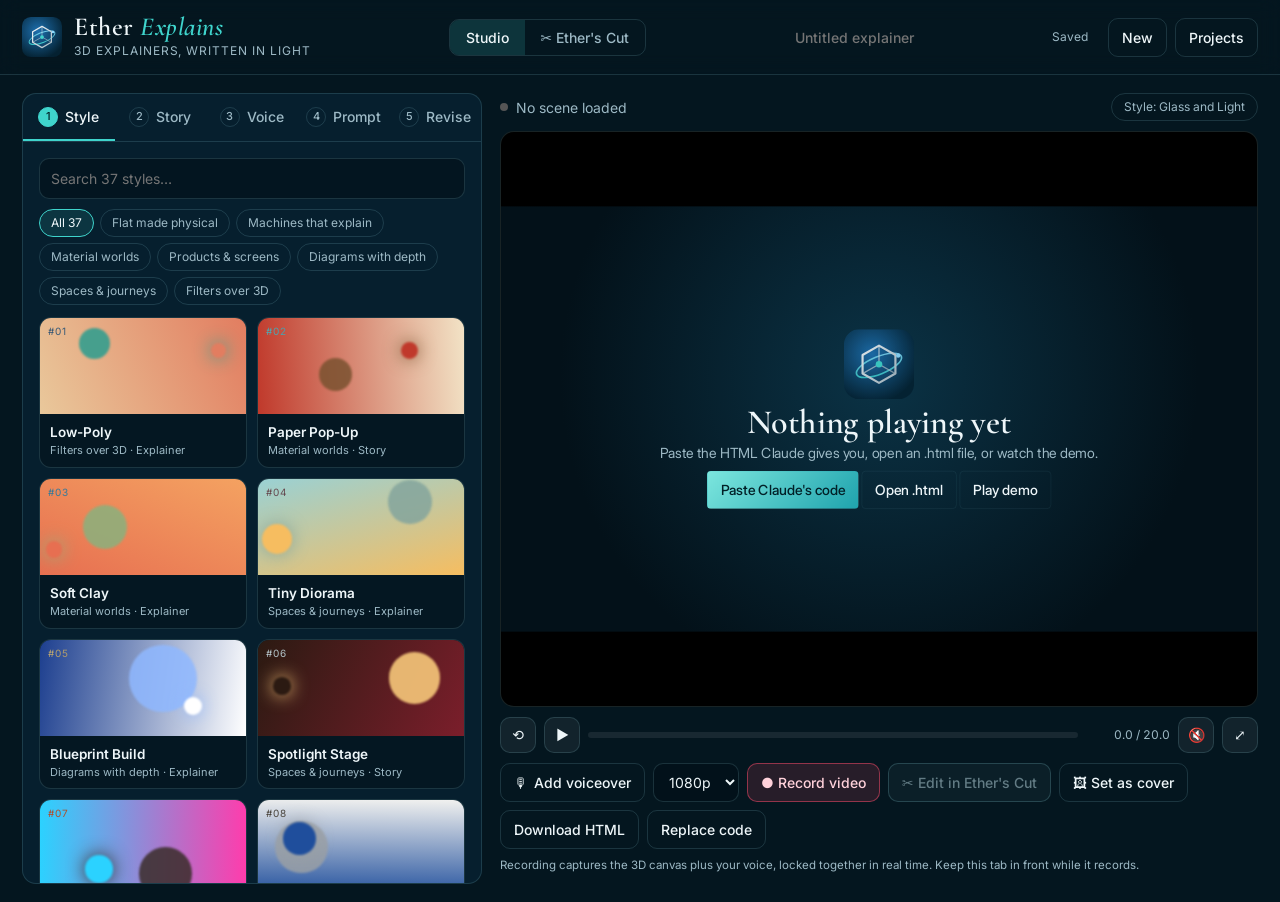
<file: index.html>
<!DOCTYPE html>
<html lang="en">
<head>
<meta charset="utf-8">
<meta name="viewport" content="width=device-width, initial-scale=1">
<title>Ether Explains</title>
<meta name="description" content="Ether Explains — build 3D animated explainers with Claude and three.js, then play and record them.">
<meta name="theme-color" content="#04161f">
<link rel="manifest" href="manifest.webmanifest">
<link rel="icon" href="icon.svg" type="image/svg+xml">
<link rel="preconnect" href="https://fonts.googleapis.com">
<link rel="preconnect" href="https://fonts.gstatic.com" crossorigin>
<link href="https://fonts.googleapis.com/css2?family=Cormorant+Garamond:ital,wght@0,500;0,600;1,500&family=Inter:wght@400;500;600&display=swap" rel="stylesheet">
<link rel="stylesheet" href="app.css?v=7">
</head>
<body>
<div class="aether" aria-hidden="true"></div>

<header class="topbar">
  <div class="brand">
    <img src="icon.svg" alt="" class="brand-mark">
    <div>
      <h1>Ether <em>Explains</em></h1>
      <p class="tag">3D explainers, written in light</p>
    </div>
  </div>
  <div class="seg mode-seg" id="modeSeg" role="tablist" aria-label="View">
    <button class="active" data-view="studio">Studio</button>
    <button data-view="cut">✂ Ether's Cut</button>
  </div>
  <div class="project-bar">
    <input id="projectName" class="project-name" placeholder="Untitled explainer" aria-label="Project name">
    <span id="saveState" class="save-state">Saved</span>
    <button id="newBtn" class="btn ghost">New</button>
    <button id="projectsBtn" class="btn ghost">Projects</button>
  </div>
</header>

<main class="layout" id="studioView">
  <!-- LEFT: steps -->
  <section class="panel">
    <nav class="steps" role="tablist">
      <button class="step active" data-tab="style" role="tab"><span>1</span>Style</button>
      <button class="step" data-tab="story" role="tab"><span>2</span>Story</button>
      <button class="step" data-tab="voice" role="tab"><span>3</span>Voice</button>
      <button class="step" data-tab="prompt" role="tab"><span>4</span>Prompt</button>
      <button class="step" data-tab="revise" role="tab"><span>5</span>Revise</button>
    </nav>

    <!-- STYLE -->
    <div class="tab active" id="tab-style">
      <div class="row gap">
        <input id="styleSearch" class="input" placeholder="Search 37 styles…" aria-label="Search styles">
      </div>
      <div class="chips" id="catChips"></div>
      <div class="gallery" id="gallery"></div>
      <details class="custom-style">
        <summary>Paste your own style prompt</summary>
        <p class="hint">Copied a prompt from the 3D Style Atlas or written your own? Paste it here and it becomes the style for this project.</p>
        <input id="customName" class="input" placeholder="Style name">
        <textarea id="customBrief" class="input" rows="6" placeholder="Paste the style prompt or describe the look…"></textarea>
        <button id="useCustom" class="btn">Use this style</button>
      </details>
    </div>

    <!-- STORY -->
    <div class="tab" id="tab-story">
      <label class="field"><span>Topic</span>
        <textarea id="topic" class="input" rows="3" placeholder="e.g. Why the Moon has phases"></textarea>
      </label>
      <div class="grid3">
        <label class="field"><span>Length (sec)</span>
          <input id="duration" type="number" min="5" max="180" value="20" class="input"></label>
        <label class="field"><span>Aspect</span>
          <select id="aspect" class="input">
            <option value="16:9">16:9 · YouTube</option>
            <option value="9:16">9:16 · Shorts / Reels</option>
            <option value="1:1">1:1 · Square</option>
          </select></label>
        <label class="field"><span>Kind</span>
          <select id="genre" class="input">
            <option>Explainer</option><option>Story</option><option>Product shot</option><option>Title</option>
          </select></label>
      </div>
      <label class="field"><span>Audience &amp; tone</span>
        <input id="tone" class="input" placeholder="e.g. curious beginners, calm and wonder-filled"></label>
      <label class="field"><span>Palette / brand notes (optional)</span>
        <input id="palette" class="input" placeholder="e.g. Ether purples and gold, end on the Ether logo text"></label>

      <div class="subhead">Narration timing</div>
      <p class="hint">Paste an SRT from your voiceover so every beat lands on its line. No SRT yet? Write the script and Ether Explains will estimate the timing.</p>
      <div class="seg" id="timingMode">
        <button class="active" data-mode="srt">SRT</button>
        <button data-mode="script">Script</button>
        <button data-mode="none">No narration</button>
      </div>
      <div id="srtBox">
        <textarea id="srt" class="input mono" rows="7" placeholder="1&#10;00:00:00,000 --> 00:00:03,200&#10;The Moon makes no light of its own."></textarea>
        <label class="btn ghost file-btn">Load .srt<input id="srtFile" type="file" accept=".srt,.vtt,.txt" hidden></label>
      </div>
      <div id="scriptBox" hidden>
        <textarea id="script" class="input" rows="7" placeholder="One sentence per line works best."></textarea>
        <label class="field inline"><span>Words per minute</span><input id="wpm" type="number" value="150" min="80" max="220" class="input small"></label>
        <button id="scriptToSrt" class="btn ghost">Turn into timed cues</button>
      </div>
      <div id="cueSummary" class="cue-summary"></div>
      <details class="tip">
        <summary>How to get an SRT from a voiceover</summary>
        <p>Make your voiceover (your own voice, or a TTS tool like Google AI Studio), then ask a transcription tool to "transcribe this audio as an SRT file with sentence-level timestamps." Paste the result above. Keep the audio file — you'll load it when recording.</p>
      </details>
      <button class="btn primary wide" data-goto="voice">Add the voice →</button>
    </div>

    <!-- VOICE -->
    <div class="tab" id="tab-voice">
      <div class="subhead">Voice reader</div>
      <p class="hint">Give the explainer its voice. The voice's real timing becomes the narration cues, so Claude builds each beat on its line, and the voice plays locked to the picture in the player and in the recording.</p>

      <div class="vcard" id="vCard">
        <div class="vcard-main"><b id="vName">No voice yet</b><span id="vMeta">Read it yourself, load a voice file, or use a Mac voice.</span></div>
        <div class="row gap" id="vCardBtns" hidden>
          <button class="btn ghost" id="vPlay" type="button">▶ Listen</button>
          <button class="btn ghost" id="vSave" type="button" title="Download the voice as a WAV file">⤓</button>
          <button class="btn ghost" id="vRemove" type="button" title="Remove this voice">✕</button>
        </div>
      </div>

      <label class="field"><span>Lines to read — one per line</span>
        <textarea id="vLines" class="input" rows="6" placeholder="The Moon makes no light of its own.&#10;Sunlight always lights half of it.&#10;…"></textarea>
      </label>
      <div class="row gap vline-tools">
        <button class="btn ghost" id="vFromStory" type="button">Pull from Story</button>
        <span class="hint" id="vLineCount"></span>
      </div>

      <div class="seg" id="voiceMode">
        <button class="active" data-vm="record">🎙 Read it myself</button>
        <button data-vm="file">📂 Voice file</button>
        <button data-vm="mac">🗣 Mac voice</button>
      </div>

      <!-- record yourself -->
      <div class="vpane" id="vm-record">
        <div class="row gap">
          <select id="micSel" class="input small grow" aria-label="Microphone"><option value="">Default microphone</option></select>
          <div class="meter" title="Mic level"><i id="micLevel"></i></div>
        </div>
        <div class="prompter" id="prompter">
          <div class="p-prev" id="pPrev"></div>
          <div class="p-cur" id="pCur">Press Start, then read each line. Press <kbd>Space</kbd> as you begin the next one.</div>
          <div class="p-next" id="pNext"></div>
          <div class="p-rec" id="pRec" hidden>● <span id="pTime">0.0</span>s · line <span id="pIdx">1</span>/<span id="pTot">0</span></div>
        </div>
        <div class="row gap">
          <button class="btn primary" id="readStart" type="button">● Start reading</button>
          <button class="btn" id="readNext" type="button" hidden>Next line ␣</button>
          <button class="btn ghost" id="readStop" type="button" hidden>■ Finish</button>
          <button class="btn ghost" id="readCancel" type="button" hidden>Cancel</button>
        </div>
        <p class="hint">Headphones help. Your recording stays on this Mac (saved in this browser with the project).</p>
      </div>

      <!-- voice file -->
      <div class="vpane" id="vm-file" hidden>
        <p class="hint">Any voiceover works: your own recording, a WAV from Ether Reader in your voice, or a Mac voice file (see 🗣). Ether Explains finds the pauses and lines each sentence up with its words.</p>
        <div class="row gap">
          <label class="btn file-btn">📂 Load voice file<input id="vFile" type="file" accept="audio/*,.wav,.m4a,.mp3,.aiff,.aif,.caf,.webm,.ogg" hidden></label>
          <button class="btn primary" id="vAlign" type="button">Line it up with my lines</button>
        </div>
      </div>

      <!-- mac voice -->
      <div class="vpane" id="vm-mac" hidden>
        <div class="grid2">
          <label class="field"><span>Voice</span><select id="macVoice" class="input"></select></label>
          <label class="field"><span>Speed <b id="macRateV">1.0×</b></span><input id="macRate" type="range" min="0.7" max="1.4" step="0.05" value="1"></label>
        </div>
        <div class="row gap">
          <button class="btn" id="macTest" type="button">▶ Hear it</button>
          <button class="btn primary" id="macMake" type="button" hidden>🎙 Make the voice track</button>
          <button class="btn primary" id="macTime" type="button">Time my lines with this voice</button>
          <button class="btn" id="macAlong" type="button">▶ Read along with the scene</button>
        </div>
        <p class="hint" id="macNativeHint" hidden>Makes a real voice track from your lines with this Mac voice, already lined up line by line. It plays with the scene and goes into the recorded video. Get more voices (Premium and Enhanced sound best) in System Settings › Accessibility › Spoken Content › System Voice › Manage Voices.</p>
        <div id="macWebOnly">
          <p class="hint">Read-along speaks each line on its cue and holds the picture if a line runs long, so they never drift. Browsers can't record Mac voices directly, so to put one in the video, make a voice file on your Mac:</p>
          <div class="row gap"><button class="btn ghost" id="macCmd" type="button">Copy Terminal command</button></div>
          <p class="hint small">Paste it in Terminal and press Return. It saves a WAV to your Desktop. Then load it in 📂 Voice file and press Line it up.</p>
        </div>
      </div>

      <div id="vTimeline" hidden>
        <div class="subhead">Timing</div>
        <p class="hint">Drag a cue's edge to adjust it. Click anywhere to listen from there.</p>
        <div class="wave-wrap"><canvas id="vWave" height="96"></canvas></div>
        <label class="field inline"><span>Voice starts at</span>
          <input id="vOffset" type="range" min="-2" max="3" step="0.05" value="0" class="grow">
          <b id="vOffsetV" class="mono">0.00s</b></label>
        <ol class="vcues" id="vCues"></ol>
      </div>
      <label class="check"><input type="checkbox" id="vSync" checked> Play the voice with the scene in the player</label>
      <button class="btn primary wide" data-goto="prompt">Build the prompt →</button>
    </div>

    <!-- PROMPT -->
    <div class="tab" id="tab-prompt">
      <div class="prompt-head">
        <div>
          <div class="subhead">Your prompt for Claude</div>
          <p class="hint">Copy it, paste it into a new Claude chat, then bring the HTML back into the player.</p>
        </div>
        <label class="check"><input type="checkbox" id="withSound"> Add sound effects</label>
      </div>
      <textarea id="promptOut" class="input mono prompt-out" rows="18" spellcheck="false"></textarea>
      <div class="row gap">
        <button id="copyPrompt" class="btn primary">Copy prompt</button>
        <a class="btn ghost" href="https://claude.ai/new" target="_blank" rel="noopener">Open Claude ↗</a>
        <button id="pasteCodeBtn2" class="btn ghost">Paste Claude's code</button>
      </div>
      <div class="local-ai">
        <div class="subhead">Make it right here</div>
        <div class="seg" id="aiEngine">
          <button data-eng="claude" class="active">Claude</button>
          <button data-eng="chatgpt">ChatGPT</button>
          <button data-eng="local">Local model</button>
        </div>
        <div id="eng-claude">
          <p class="hint">Claude writes the scene inside the app through Claude Code, signed in with your Claude account. No copying and pasting. It uses your Claude plan's usage, about the same as asking in a chat.</p>
          <div class="cc-card" id="ccCard">
            <span class="dot" id="ccDot"></span>
            <div class="cc-main"><b id="ccTitle">Checking Claude Code…</b><span id="ccMeta"></span></div>
            <button class="btn ghost" id="ccCheck" type="button" title="Check again">↻</button>
          </div>
          <div class="row gap">
            <button class="btn" id="ccConnect" type="button">Sign in to Claude</button>
            <select id="ccModel" class="input small" aria-label="Claude model">
              <option value="">Default model</option>
              <option value="opus">Opus (best scenes)</option>
              <option value="sonnet">Sonnet (faster, lighter on usage)</option>
            </select>
          </div>
        </div>
        <div id="eng-chatgpt" hidden>
          <p class="hint">ChatGPT writes the scene inside the app through OpenAI's Codex, signed in with your ChatGPT account. No API key. It uses your ChatGPT plan's usage.</p>
          <div class="cc-card" id="gptCard">
            <span class="dot" id="gptDot"></span>
            <div class="cc-main"><b id="gptTitle">Checking Codex…</b><span id="gptMeta"></span></div>
            <button class="btn ghost" id="gptCheck" type="button" title="Check again">↻</button>
          </div>
          <div class="row gap">
            <button class="btn" id="gptConnect" type="button">Sign in to ChatGPT</button>
            <input id="gptModel" class="input small grow" placeholder="Model (blank = Codex's default)" aria-label="ChatGPT model">
          </div>
        </div>
        <div id="eng-local" hidden>
        <p class="hint">Your own AI model writes the scene right here: nothing leaves your Mac. Coding models do best (qwen3-coder is a good pick). A big model can take a few minutes, and the scenes are simpler than Claude's.</p>
        <div class="row gap">
          <select id="aiServer" class="input small" aria-label="Local AI app">
            <option value="http://127.0.0.1:11434">Ollama</option>
            <option value="http://127.0.0.1:1234">LM Studio</option>
            <option value="custom">Other address…</option>
          </select>
          <select id="aiModel" class="input small grow" aria-label="Model"><option value="">Press ↻ to find models</option></select>
          <button id="aiFind" class="btn ghost" type="button" title="Find the models on this Mac">↻</button>
        </div>
        <input id="aiURL" class="input" placeholder="http://192.168.1.20:11434 (the other Mac mini, for example)" hidden>
        </div>
        <div class="row gap ai-go">
          <button id="aiMake" class="btn primary" type="button">✦ Make the scene with Claude</button>
          <button id="aiStop" class="btn ghost" type="button" hidden>■ Stop</button>
        </div>
        <div id="aiProgress" class="ai-progress" hidden><b id="aiStatus">Starting…</b><pre id="aiTail"></pre></div>
      </div>
    </div>

    <!-- REVISE -->
    <div class="tab" id="tab-revise">
      <div class="subhead">Ask for a change</div>
      <p class="hint">Describe what to change. Errors from the player are added automatically.</p>
      <textarea id="changeReq" class="input" rows="5" placeholder="e.g. Slow the camera in beat 2, make the Moon brighter, move the caption higher"></textarea>
      <div id="errorBox" class="error-box" hidden></div>
      <label class="check"><input type="checkbox" id="includeTiming"> Retime to the latest voice cues</label>
      <label class="check"><input type="checkbox" id="includeCode" checked> Include the current code (for a new Claude chat)</label>
      <textarea id="reviseOut" class="input mono" rows="10" spellcheck="false" readonly></textarea>
      <div class="row gap">
        <button id="copyRevise" class="btn primary">Copy change prompt</button>
        <button id="aiFix" class="btn" type="button" title="Send this change and play the result">✦ Fix it with Claude</button>
        <a class="btn ghost" href="https://claude.ai/new" target="_blank" rel="noopener">Open Claude ↗</a>
      </div>
      <div class="subhead">Versions</div>
      <div id="versions" class="versions"></div>
    </div>
  </section>

  <!-- RIGHT: stage -->
  <section class="stage-wrap">
    <div class="stage-head">
      <div class="now">
        <span class="dot" id="statusDot"></span>
        <span id="statusText">No scene loaded</span>
      </div>
      <div class="style-pill" id="stylePill">Style: —</div>
    </div>
    <div class="stage" id="stage">
      <div class="stage-inner" id="stageInner">
        <iframe id="player" title="Explainer player" sandbox="allow-scripts allow-same-origin"></iframe>
        <div class="empty" id="emptyState">
          <img src="icon.svg" alt="">
          <h2>Nothing playing yet</h2>
          <p>Paste the HTML Claude gives you, open an .html file, or watch the demo.</p>
          <div class="row gap center">
            <button class="btn primary" id="pasteCodeBtn">Paste Claude's code</button>
            <label class="btn ghost file-btn">Open .html<input id="htmlFile" type="file" accept=".html,.htm,.txt" hidden></label>
            <button class="btn ghost" id="demoBtn">Play demo</button>
          </div>
        </div>
      </div>
      <div class="stage-alert" id="stageAlert" hidden>
        <b id="alertTitle">The scene hit a problem</b>
        <pre id="alertText"></pre>
        <div class="row gap center"><button class="btn primary" id="alertFix">Get a fix prompt</button><button class="btn ghost" id="alertClose">Dismiss</button></div>
      </div>
      <div class="rec-badge" id="recBadge" hidden>● REC <span id="recTime">0.0</span>s</div>
    </div>
    <div class="transport">
      <button class="btn icon" id="restartBtn" title="Restart">⟲</button>
      <button class="btn icon" id="playBtn" title="Play / pause">❚❚</button>
      <div class="timebar"><div id="timeFill"></div></div>
      <span class="time" id="timeLabel">0.0 / 0.0</span>
      <button class="btn icon" id="voiceBtn" title="Voice" hidden>🗣</button>
      <button class="btn icon" id="soundBtn" title="Sound in scene">🔇</button>
      <button class="btn icon" id="fullBtn" title="Fullscreen">⤢</button>
    </div>
    <div class="record-row">
      <label class="btn ghost file-btn" title="Voiceover to record with the scene">🎙 <span id="audioName">Add voiceover</span><input id="audioFile" type="file" accept="audio/*" hidden></label>
      <select id="recRes" class="input small" title="Recording size">
        <option value="1">1080p</option><option value="0.6667">720p</option>
      </select>
      <button class="btn rec" id="recordBtn">● Record video</button>
      <button class="btn cut" id="cutBtn" disabled title="Open your last recording in the Ether's Cut editor">✂ Edit in Ether's Cut</button>
      <button class="btn ghost" id="coverBtn" title="Use the frame on screen as this style's picture in the gallery">🖼 Set as cover</button>
      <button class="btn ghost" id="downloadHtml">Download HTML</button>
      <button class="btn ghost" id="openSavedBtn" hidden title="Open Movies › Ether Explains in Finder">📁 Saved</button>
      <button class="btn ghost" id="pasteCodeBtn3">Replace code</button>
    </div>
    <p class="hint small-print">Recording captures the 3D canvas plus your voice, locked together in real time. Keep this tab in front while it records.</p>
  </section>
</main>

<section class="cut-view" id="cutView" hidden>
  <iframe id="cutFrame" title="Ether's Cut editor" allow="autoplay; fullscreen"></iframe>
</section>

<!-- Paste modal -->
<dialog id="pasteDlg" class="dlg">
  <form method="dialog">
    <h3>Paste Claude's code</h3>
    <p class="hint">Paste the whole reply if you like — Ether Explains pulls out the HTML.</p>
    <textarea id="pasteArea" class="input mono" rows="16" spellcheck="false"></textarea>
    <div class="row gap end">
      <button class="btn ghost" value="cancel">Cancel</button>
      <button class="btn primary" id="pasteGo" value="ok">Play it</button>
    </div>
  </form>
</dialog>

<!-- Projects drawer -->
<dialog id="projDlg" class="dlg">
  <form method="dialog">
    <h3>Projects</h3>
    <div id="projList" class="proj-list"></div>
    <div class="row gap end">
      <label class="btn ghost file-btn">Import .json<input id="importFile" type="file" accept=".json" hidden></label>
      <button class="btn ghost" id="exportBtn" type="button">Export current</button>
      <button class="btn primary" value="close">Close</button>
    </div>
  </form>
</dialog>

<div class="toast" id="toast" role="status"></div>

<script src="styles-data.js?v=7"></script>
<script src="voice-dsp.js?v=7"></script>
<script src="app.js?v=7"></script>
<script src="voice.js?v=7"></script>
</body>
</html>
</file>
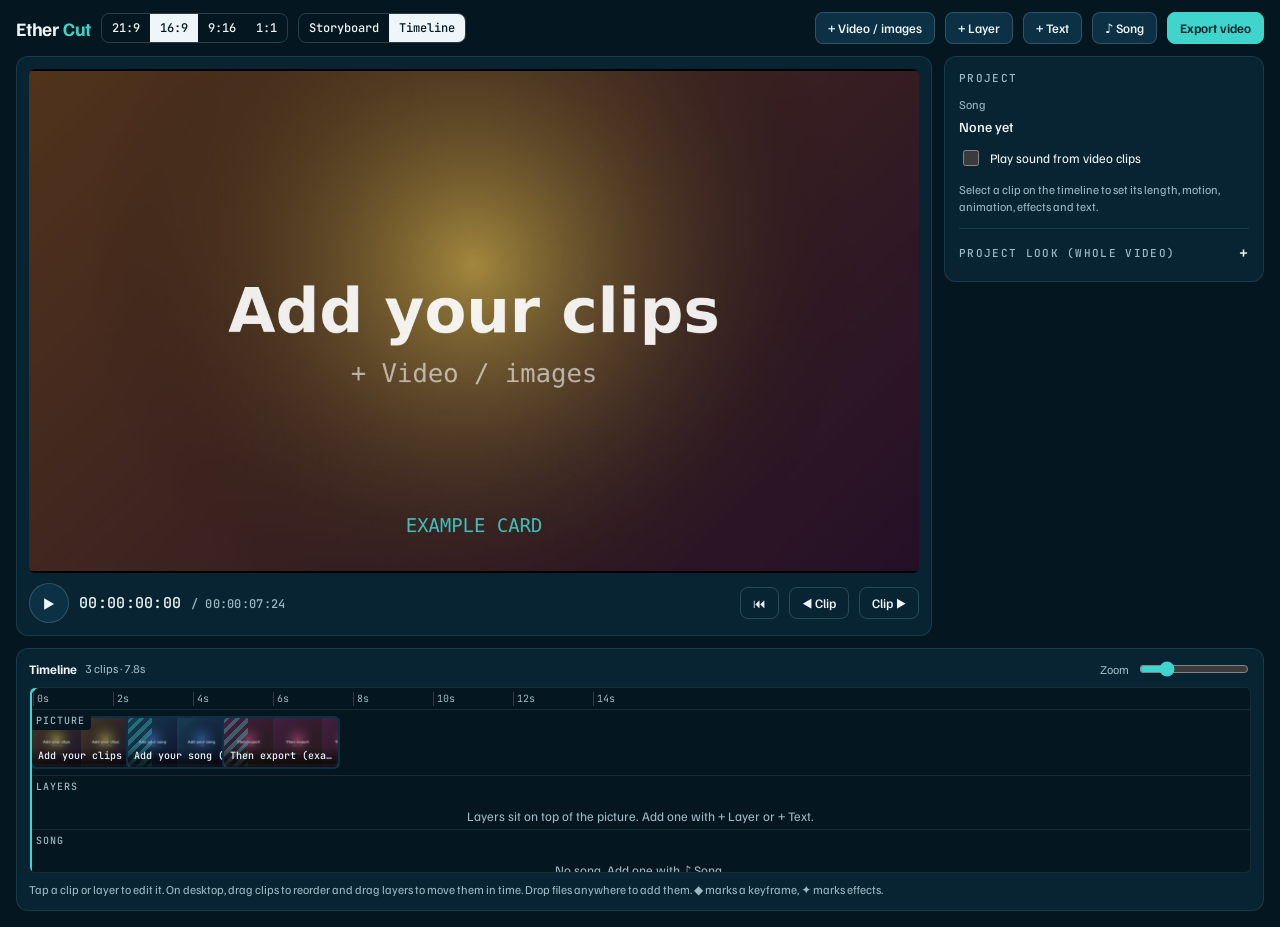
<file: cut.html>
<!doctype html><html><head><meta charset=utf8><meta name=viewport content="width=device-width,initial-scale=1,viewport-fit=cover"><style>:root{color-scheme:light;box-sizing:border-box;padding-top:env(safe-area-inset-top,0px);padding-bottom:env(safe-area-inset-bottom,0px)}html{scroll-padding-top:env(safe-area-inset-top,0px)}body{margin:0;padding:0;font:14px -apple-system,BlinkMacSystemFont,sans-serif;background:#fff;color:#000}img{max-width:100%}[hidden]:not([hidden=until-found i]){display:none!important}</style></head><body>
<title>Ether Cut</title>
<meta name="claude:viewport-fit-sides" content="cover">
<link rel="preconnect" href="https://fonts.googleapis.com">
<link rel="stylesheet" href="https://fonts.googleapis.com/css2?family=Familjen+Grotesk:wght@400;500;600;700&family=JetBrains+Mono:wght@400;500&display=swap">
<style>
/* Layout: an edit bay. Monitor + inspector on top, timeline docked below; stacks to one column on phones. Single dark world by choice. */
:root{
  --bg:#04161f; --panel:#082433; --raise:#0c3044; --line:rgba(150,215,228,.12); --line2:rgba(150,215,228,.22);
  --fg:#eef6f9; --muted:#9db9c5; --accent:#3fd4cc; --accent-ink:#022027;
  --vid:#3b8fd8; --img:#9aa7ae; --lay:#2fbfa8; --song:#6aa9e8; --danger:#e36a5c;
  --sans:"Familjen Grotesk",ui-sans-serif,system-ui,sans-serif;
  --mono:"JetBrains Mono",ui-monospace,Menlo,monospace;
  color-scheme:dark;
}
*{box-sizing:border-box}
html,body{height:100%}
body{background:var(--bg);color:var(--fg);font-family:var(--sans);font-size:14px}
.app{min-height:100%;display:flex;flex-direction:column;gap:12px;padding-block:12px 16px;
  padding-left:max(16px,env(safe-area-inset-left,0px));padding-right:max(16px,env(safe-area-inset-right,0px))}
header{display:flex;align-items:center;gap:10px;flex-wrap:wrap}
header h1{margin:0;font-size:19px;font-weight:700;letter-spacing:-.01em}
header h1 span{color:var(--accent)}
.grow{flex:1}
button,.btn{font:500 13px var(--sans);color:var(--fg);background:var(--raise);border:1px solid var(--line2);border-radius:8px;padding:7px 12px;cursor:pointer;white-space:nowrap;display:inline-flex;align-items:center;gap:6px}
button:hover,.btn:hover{border-color:var(--muted)}
button:disabled{opacity:.4;cursor:default}
button:focus-visible,.btn:focus-within,input:focus-visible,select:focus-visible{outline:2px solid var(--accent);outline-offset:2px}
.primary{background:var(--accent);color:var(--accent-ink);border-color:var(--accent);font-weight:600}
.ghost{background:transparent}
.danger{color:var(--danger)}
.btn input{position:absolute;width:1px;height:1px;opacity:0}
.btn{position:relative}
.seg{display:inline-flex;border:1px solid var(--line2);border-radius:8px;overflow:hidden}
.seg button{border:0;border-radius:0;background:transparent;padding:6px 10px;font-family:var(--mono);font-size:12px}
.seg button[aria-pressed="true"]{background:var(--fg);color:var(--bg)}
.top{display:grid;grid-template-columns:minmax(0,1fr) 320px;gap:12px;align-items:start}
@media (max-width:860px){.top{grid-template-columns:minmax(0,1fr)}}
.monitor{background:var(--panel);border:1px solid var(--line);border-radius:12px;padding:12px;display:flex;flex-direction:column;gap:10px;min-width:0}
.stage{background:#000;border-radius:6px;display:flex;align-items:center;justify-content:center;overflow:hidden;height:min(56vh,520px);position:relative}
.stage canvas{max-width:100%;max-height:100%;display:block}
.transport{display:flex;align-items:center;gap:10px;flex-wrap:wrap}
.tc{font:500 15px var(--mono);font-variant-numeric:tabular-nums;letter-spacing:.02em}
.tc small{color:var(--muted);font-size:12px}
.play{width:40px;height:40px;border-radius:50%;justify-content:center;padding:0;font-size:15px}
.inspector{background:var(--panel);border:1px solid var(--line);border-radius:12px;padding:14px;display:flex;flex-direction:column;gap:14px;min-width:0}
.inspector h2{margin:0;font-size:11px;font-family:var(--mono);font-weight:500;letter-spacing:.12em;text-transform:uppercase;color:var(--muted)}
.field{display:flex;flex-direction:column;gap:6px}
.field label,.lbl{font-size:12px;color:var(--muted);display:flex;justify-content:space-between;gap:8px}
.field label output{font-family:var(--mono);color:var(--fg);font-variant-numeric:tabular-nums}
input[type=range]{width:100%;accent-color:var(--accent)}
input[type=text],select{font:14px var(--sans);color:var(--fg);background:var(--raise);border:1px solid var(--line2);border-radius:8px;padding:8px 10px;width:100%}
.row{display:flex;gap:8px;flex-wrap:wrap;align-items:center}
.row2{display:grid;grid-template-columns:1fr 1fr;gap:8px}
.check{display:flex;align-items:center;gap:8px;font-size:13px}
.check input{accent-color:var(--accent);width:16px;height:16px}
.clipname{font-weight:600;font-size:15px;overflow:hidden;text-overflow:ellipsis;white-space:nowrap}
.kind{font:500 10px var(--mono);letter-spacing:.1em;text-transform:uppercase;padding:2px 7px;border-radius:4px;color:var(--bg)}
.hint{font-size:12px;color:var(--muted);line-height:1.45;margin:0}
.timeline{background:var(--panel);border:1px solid var(--line);border-radius:12px;padding:10px 12px 12px;display:flex;flex-direction:column;gap:8px;min-width:0}
.tlbar{display:flex;align-items:center;gap:8px;flex-wrap:wrap}
.tracks{overflow-x:auto;position:relative;border-radius:6px;background:var(--bg);border:1px solid var(--line)}
.tracks-inner{position:relative;min-width:100%}
.ruler{height:22px;position:relative;border-bottom:1px solid var(--line);cursor:pointer}
.ruler span{position:absolute;top:4px;font:10px var(--mono);color:var(--muted);transform:translateX(3px);border-left:1px solid var(--line2);padding-left:3px;height:14px;line-height:14px}
.track{position:relative;height:66px;border-bottom:1px solid var(--line)}
.track.audio{height:42px;border-bottom:0}
.track.layer{height:54px}
.clip.lay{box-shadow:inset 0 -3px 0 var(--lay)}
.clip.lay.panel{background:#18302c}
.kfm{position:absolute;bottom:16px;width:9px;height:9px;background:var(--accent);border:1px solid #000;transform:translateX(-50%) rotate(45deg);z-index:2;pointer-events:none}
@media (min-width:861px){.inspector{max-height:calc(min(56vh,520px) + 96px);overflow-y:auto}}
details.sect{border-top:1px solid var(--line);padding-top:10px}
details.sect>summary{cursor:pointer;font:500 11px var(--mono);letter-spacing:.12em;text-transform:uppercase;color:var(--muted);list-style:none;display:flex;justify-content:space-between;align-items:center;padding:4px 0}
details.sect>summary::-webkit-details-marker{display:none}
details.sect>summary::after{content:'+';font-size:15px;color:var(--fg)}
details.sect[open]>summary::after{content:'–'}
details.sect>div{display:flex;flex-direction:column;gap:10px;margin-top:10px}
.x{padding:1px 8px;font-size:13px;line-height:1.4}
.small{padding:5px 9px;font-size:12px}
.tlabel{position:sticky;left:0;z-index:3;display:inline-block;font:500 10px var(--mono);letter-spacing:.1em;color:var(--muted);padding:3px 6px;background:var(--bg);border-radius:0 0 4px 0}
.clip{position:absolute;top:6px;bottom:6px;border-radius:6px;overflow:hidden;cursor:grab;border:2px solid transparent;background:var(--raise);display:flex;flex-direction:column;justify-content:flex-end;touch-action:pan-x}
.clip.video{box-shadow:inset 0 -3px 0 var(--vid)}
.clip.image{box-shadow:inset 0 -3px 0 var(--img)}
.clip.panel{box-shadow:inset 0 -3px 0 var(--muted);background:repeating-linear-gradient(135deg,var(--raise) 0 8px,var(--panel) 8px 16px)}
.clip.sel{border-color:var(--accent)}
.clip.dragging{opacity:.6;cursor:grabbing;z-index:5}
.clip .thumbs{position:absolute;inset:0;background-size:auto 100%;background-repeat:repeat-x;opacity:.75}
.clip .cap{position:relative;font:500 10px var(--mono);padding:2px 6px 5px;background:linear-gradient(transparent,rgba(0,0,0,.75));white-space:nowrap;overflow:hidden;text-overflow:ellipsis}
.clip .xf{position:absolute;top:0;bottom:0;left:0;background:repeating-linear-gradient(135deg,rgba(63,212,204,.35) 0 4px,transparent 4px 8px)}
.wave{position:absolute;top:4px;bottom:4px;left:0;border-radius:5px;background:rgba(106,169,232,.16)}
.wave canvas{width:100%;height:100%;display:block}
.playhead{position:absolute;top:0;bottom:0;width:2px;background:var(--accent);z-index:4;pointer-events:none}
.playhead::before{content:"";position:absolute;top:0;left:-5px;border:6px solid transparent;border-top-color:var(--accent)}
.empty{padding:22px;text-align:center;color:var(--muted);font-size:13px}
.overlay{position:fixed;inset:0;background:rgba(8,8,11,.78);display:flex;align-items:center;justify-content:center;z-index:20;
  padding-left:max(16px,env(safe-area-inset-left,0px));padding-right:max(16px,env(safe-area-inset-right,0px))}
.dialog{background:var(--panel);border:1px solid var(--line2);border-radius:14px;padding:20px;width:min(440px,100%);display:flex;flex-direction:column;gap:14px}
.dialog h3{margin:0;font-size:17px}
.bar{height:6px;background:var(--raise);border-radius:3px;overflow:hidden}
.bar i{display:block;height:100%;width:0;background:var(--accent)}
.dialog video{width:100%;border-radius:8px;background:#000;max-height:40vh}
.drophint{position:fixed;inset:0;border:2px dashed var(--accent);background:rgba(4,22,31,.8);display:flex;align-items:center;justify-content:center;font-size:22px;font-weight:600;z-index:30;pointer-events:none}
.toast{position:fixed;left:50%;bottom:calc(20px + env(safe-area-inset-bottom,0px));transform:translateX(-50%);background:var(--raise);border:1px solid var(--line2);padding:9px 14px;border-radius:8px;font-size:13px;z-index:40;max-width:calc(100% - 32px)}

.board{background:var(--panel);border:1px solid var(--line);border-radius:12px;padding:12px;display:flex;flex-direction:column;gap:10px;min-width:0}
.bbar{display:flex;align-items:center;gap:8px;flex-wrap:wrap}
.bbar input[type=number]{width:56px;font:13px var(--mono);color:var(--fg);background:var(--raise);border:1px solid var(--line2);border-radius:8px;padding:6px 8px}
.grid{display:grid;grid-template-columns:repeat(auto-fill,minmax(200px,1fr));gap:12px}
.card{background:var(--raise);border:2px solid transparent;border-radius:10px;overflow:hidden;display:flex;flex-direction:column;cursor:pointer;position:relative}
.card.sel{border-color:var(--accent)}
.card.over{border-color:var(--muted);border-style:dashed}
.card .shot{aspect-ratio:16/9;max-width:100%;background:var(--bg) center/cover no-repeat;position:relative;display:flex;align-items:center;justify-content:center}
.card .shot.empty{background:repeating-linear-gradient(135deg,var(--bg) 0 10px,var(--panel) 10px 20px)}
.card .shot .add{font:500 12px var(--mono);color:var(--muted);text-align:center;padding:8px}
.card .num{position:absolute;top:6px;left:6px;font:600 12px var(--mono);background:rgba(4,22,31,.82);padding:2px 7px;border-radius:5px}
.card .badge{position:absolute;top:6px;right:6px;font:500 10px var(--mono);letter-spacing:.08em;padding:2px 6px;border-radius:4px;color:var(--bg)}
.card .meta{padding:9px 10px 10px;display:flex;flex-direction:column;gap:4px;min-width:0}
.card .t{font-weight:600;font-size:14px;overflow:hidden;text-overflow:ellipsis;white-space:nowrap}
.card .n{font-size:12px;color:var(--muted);line-height:1.4;display:-webkit-box;-webkit-line-clamp:2;-webkit-box-orient:vertical;overflow:hidden;min-height:2.8em}
.card .when{font:11px var(--mono);color:var(--muted);font-variant-numeric:tabular-nums}
.card.addcard{align-items:center;justify-content:center;min-height:180px;border:2px dashed var(--line2);background:transparent;color:var(--muted);font-weight:600}
.markbar{position:fixed;left:0;right:0;bottom:0;z-index:25;background:var(--panel);border-top:1px solid var(--line2);display:flex;align-items:center;gap:12px;flex-wrap:wrap;padding-block:12px calc(12px + env(safe-area-inset-bottom,0px));padding-left:max(16px,env(safe-area-inset-left,0px));padding-right:max(16px,env(safe-area-inset-right,0px))}
.markbtn{font-size:18px;padding:14px 28px;border-radius:12px}
textarea{font:14px/1.4 var(--sans);color:var(--fg);background:var(--raise);border:1px solid var(--line2);border-radius:8px;padding:8px 10px;width:100%;resize:vertical;min-height:60px}
@media (prefers-reduced-motion:reduce){*{transition:none!important}}
</style>

<div class="app">
  <header>
    <h1>Ether <span>Cut</span></h1>
    <div class="seg" role="group" aria-label="Frame shape">
      <button data-aspect="21:9" aria-pressed="false">21:9</button>
      <button data-aspect="16:9" aria-pressed="true">16:9</button>
      <button data-aspect="9:16" aria-pressed="false">9:16</button>
      <button data-aspect="1:1" aria-pressed="false">1:1</button>
    </div>
    <div class="seg" role="group" aria-label="View">
      <button data-view="board" aria-pressed="false">Storyboard</button>
      <button data-view="timeline" aria-pressed="true">Timeline</button>
    </div>
    <span class="grow"></span>
    <label class="btn">+ Video / images<input id="addMedia" type="file" accept="video/*,image/*" multiple></label>
    <label class="btn">+ Layer<input id="addLayer" type="file" accept="video/*,image/*" multiple></label>
    <button id="addText">+ Text</button>
    <label class="btn">♪ Song<input id="addSong" type="file" accept="audio/*,video/*,.mp3,.m4a,.wav,.aac,.ogg,.opus,.flac,.aif,.aiff,.caf,.mp4,.mov"></label>
    <button class="primary" id="exportBtn">Export video</button>
  </header>

  <div class="top">
    <section class="monitor" aria-label="Preview">
      <div class="stage"><canvas id="cv" width="1920" height="1080"></canvas></div>
      <div class="transport">
        <button class="play" id="playBtn" aria-label="Play">▶</button>
        <div class="tc"><span id="tcNow">00:00:00:00</span> <small>/ <span id="tcTot">00:00:00:00</span></small></div>
        <span class="grow"></span>
        <button class="ghost" id="toStart" aria-label="Go to start">⏮</button>
        <button class="ghost" id="prevClip" aria-label="Previous clip">◀ Clip</button>
        <button class="ghost" id="nextClip" aria-label="Next clip">Clip ▶</button>
      </div>
    </section>

    <aside class="inspector" id="inspector" aria-label="Inspector"></aside>
  </div>

  <section class="timeline" aria-label="Timeline">
    <div class="tlbar">
      <strong style="font-size:13px">Timeline</strong>
      <span class="hint" id="tlInfo"></span>
      <span class="grow"></span>
      <label class="lbl" for="zoom" style="align-items:center">Zoom</label>
      <input id="zoom" type="range" min="8" max="160" value="40" style="width:110px">
    </div>
    <div class="tracks" id="tracks">
      <div class="tracks-inner" id="tin">
        <div class="ruler" id="ruler"></div>
        <div class="track" id="vtrack"><span class="tlabel">PICTURE</span></div>
        <div class="track layer" id="ltrack"><span class="tlabel">LAYERS</span></div>
        <div class="track audio" id="atrack"><span class="tlabel">SONG</span></div>
        <div class="playhead" id="ph"></div>
      </div>
    </div>
    <p class="hint">Tap a clip or layer to edit it. On desktop, drag clips to reorder and drag layers to move them in time. Drop files anywhere to add them. ◆ marks a keyframe, ✦ marks effects.</p>
  </section>

  <section class="board" id="boardSec" aria-label="Storyboard" hidden>
    <div class="bbar">
      <strong style="font-size:13px">Storyboard</strong>
      <span class="hint" id="bInfo"></span>
      <span class="grow"></span>
      <button id="bAdd">+ Scene</button>
      <button id="bMark">Tap scenes to song</button>
      <span class="row" style="gap:6px"><button id="bSplit">Split song into</button><input id="bSplitN" type="number" min="2" max="60" value="8" aria-label="Number of scenes"><span class="hint">scenes</span></span>
      <button id="bSave">Save plan</button>
      <label class="btn">Open plan<input id="bOpen" type="file" accept=".json,application/json"></label>
    </div>
    <div class="grid" id="board"></div>
    <p class="hint">Each card is one scene. Add an image or clip to a card now or later; empty scenes play as title cards so you can preview the timing. Drop a file onto a card to fill it. Save plan keeps scenes, timing and file names; open it later and add the same files to relink them.</p>
  </section>
</div>
<div class="markbar" id="markBar" hidden>
  <button class="primary markbtn" id="markBtn">Mark scene</button>
  <div><div class="tc" id="markTc">00:00:00:00</div><div class="hint" id="markInfo">Tap at the start of each new scene while the song plays.</div></div>
  <span class="grow"></span>
  <button id="markUndo">Undo mark</button>
  <button id="markDone">Done</button>
  <button id="markCancel" class="ghost">Cancel</button>
</div>
</div>

<div class="overlay" id="exportDlg" hidden>
  <div class="dialog" role="dialog" aria-modal="true" aria-labelledby="exTitle">
    <h3 id="exTitle">Exporting</h3>
    <div class="bar"><i id="exBar"></i></div>
    <p class="hint" id="exMsg">Recording in real time. Keep this tab open and in front until it finishes.</p>
    <video id="exVideo" controls playsinline hidden></video>
    <div class="row">
      <button class="primary" id="exSave" hidden>Save video</button>
      <button id="exCancel">Cancel</button>
    </div>
  </div>
</div>
<div class="drophint" id="drophint" hidden>Drop videos, images or a song</div>
<div class="toast" id="toast" hidden></div>

<script>
(()=>{
const FPS=30;
const browserSave={save:async({filename,data})=>{const b=data instanceof Blob?data:new Blob([data],{type:'application/json'});const a=document.createElement('a');a.href=URL.createObjectURL(b);a.download=filename;document.body.appendChild(a);a.click();a.remove();setTimeout(()=>URL.revokeObjectURL(a.href),4000);}};
const getDownloads=()=>(window.claude&&window.claude.use)?window.claude.use('downloads').catch(()=>browserSave):Promise.resolve(browserSave);
const cv=document.getElementById('cv'), g=cv.getContext('2d');
const sc=document.createElement('canvas'), sg=sc.getContext('2d');
const $=id=>document.getElementById(id);
const P={aspect:'16:9', clips:[], layers:[], song:null, songVol:0.9, clipAudio:false, look:{}, lookBeat:0};
let sel=null, T=0, playing=false, total=0, pps=40, exporting=false, uid=1, curAnimUI=null;
const openSec=new Set(['anim','fx']);
const SIZES={'21:9':[2520,1080],'16:9':[1920,1080],'9:16':[1080,1920],'1:1':[1080,1080]};
const allClips=()=>P.clips.concat(P.layers);
const getC=id=>allClips().find(c=>c.id===id);

function toast(msg){const t=$('toast');t.textContent=msg;t.hidden=false;clearTimeout(toast.h);toast.h=setTimeout(()=>t.hidden=true,3200);}
function tc(s){s=Math.max(0,s);const f=Math.floor((s%1)*FPS),x=Math.floor(s);return [x/3600|0,(x/60|0)%60,x%60,f].map(n=>String(n).padStart(2,'0')).join(':');}
function fmt(s){return s>=60?`${s/60|0}:${String(Math.round(s%60)).padStart(2,'0')}`:`${s.toFixed(1)}s`;}
const clamp=(v,a=0,b=1)=>Math.max(a,Math.min(b,v));
function ease(p){return p*p*(3-2*p);}
function backOut(u){return 1+2.70158*Math.pow(u-1,3)+1.70158*Math.pow(u-1,2);}

/* ---------- catalogs ---------- */
const FXDEF={
  glow:{n:'Glow',d:.5}, leak:{n:'Light leak',d:.4}, vig:{n:'Vignette',d:.5}, grain:{n:'Film grain',d:.4},
  chroma:{n:'Color split',d:.4}, ripple:{n:'Heat ripple',d:.4}, glitch:{n:'Glitch',d:.4}, zblur:{n:'Zoom blur',d:.4},
  kal:{n:'Kaleidoscope',d:.6}, expo:{n:'Exposure',min:-1,max:1,d:.2}, con:{n:'Contrast',min:-1,max:1,d:.2},
  sat:{n:'Saturation',min:-1,max:1,d:.2}, warm:{n:'Warmth',min:-1,max:1,d:.3}
};
const LOOKS={
  golden:{n:'Golden hour',fx:{warm:.45,glow:.35,vig:.4,con:.12}},
  cosmic:{n:'Cosmic glow',fx:{glow:.6,sat:.25,chroma:.15,vig:.35}},
  film:{n:'Film',fx:{grain:.45,con:.1,sat:-.15,vig:.4,leak:.2}},
  dream:{n:'Dream',fx:{glow:.7,con:-.15,leak:.4,sat:.1}},
  glitch:{n:'Glitch',fx:{glitch:.45,chroma:.6,grain:.2}},
  noir:{n:'Noir',fx:{sat:-1,con:.35,vig:.6,grain:.3}},
  clear:{n:'Remove all effects',fx:null}
};
const PDEF={
  embers:{n:'Embers',col:'255,150,50',cnt:140}, sparks:{n:'Gold sparks on beats',col:'255,215,120',cnt:90},
  stars:{n:'Twinkling stars',col:'220,230,255',cnt:220}, dust:{n:'Floating dust',col:'255,235,200',cnt:160},
  orbs:{n:'Golden orbs',col:'255,190,80',cnt:24}, fireflies:{n:'Fireflies',col:'200,255,140',cnt:60},
  snow:{n:'Snow',col:'255,255,255',cnt:180}
};
const KD={s:1,x:0,y:0,r:0,o:1};
const AP={s:{n:'Scale',min:.1,max:3,step:.01,f:v=>Math.round(v*100)+'%'},x:{n:'Move X',min:-1,max:1,step:.005,f:v=>Math.round(v*100)+'%'},
  y:{n:'Move Y',min:-1,max:1,step:.005,f:v=>Math.round(v*100)+'%'},r:{n:'Rotate',min:-180,max:180,step:1,f:v=>Math.round(v)+'°'},
  o:{n:'Opacity',min:0,max:1,step:.01,f:v=>Math.round(v*100)+'%'}};
const APRE={
  fadeIn:{n:'Fade in',k:d=>[{t:0,o:0},{t:Math.min(.8,d/2),o:1}]},
  fadeInOut:{n:'Fade in & out',k:d=>{const f=Math.min(.6,d/3);return [{t:0,o:0},{t:f,o:1},{t:d-f,o:1},{t:d,o:0}];}},
  punch:{n:'Zoom punch',ease:'bounce',k:d=>[{t:0,s:1.3},{t:Math.min(.4,d/2),s:1}]},
  slowOut:{n:'Slow zoom out',ease:'linear',k:d=>[{t:0,s:1.25},{t:d,s:1}]},
  slideL:{n:'Slide in from left',ease:'bounce',k:d=>[{t:0,x:-1},{t:Math.min(.6,d/2),x:0}]},
  slideR:{n:'Slide in from right',ease:'bounce',k:d=>[{t:0,x:1},{t:Math.min(.6,d/2),x:0}]},
  rise:{n:'Rise in',k:d=>[{t:0,y:.3,o:0},{t:Math.min(.7,d/2),y:0,o:1}]},
  spin:{n:'Spin in',ease:'bounce',k:d=>[{t:0,r:-120,s:.2,o:0},{t:Math.min(.8,d/2),r:0,s:1,o:1}]},
  float:{n:'Gentle float',k:d=>[{t:0,y:0,s:1.04},{t:d/2,y:-.02,s:1.06},{t:d,y:0,s:1.04}]},
  orbit:{n:'Slow spin',ease:'linear',k:d=>[{t:0,r:0,s:1.3},{t:d,r:20,s:1.3}]},
  shake:{n:'Impact shake',ease:'linear',k:d=>{const a=[];for(let i=0;i<8;i++)a.push({t:i*.05,x:(i%2?.012:-.012)*(1-i/8),s:1.04});a.push({t:Math.min(d,.6),x:0,s:1});return a;}}
};
const TEXTANIM=[['none','None'],['fadeUp','Fade up'],['pop','Pop'],['type','Typewriter'],['words','Word by word'],['karaoke','Karaoke'],['glow','Glow pulse']];
const BLENDS=[['source-over','Normal'],['screen','Screen (light, glow)'],['lighter','Add (brightest)'],['multiply','Multiply (darken)'],['overlay','Overlay'],['soft-light','Soft light'],['color-dodge','Color dodge'],['difference','Difference']];

/* ---------- GPU effects (WebGL2) ---------- */
const GLFX=(()=>{
  const c=document.createElement('canvas');let gl=null;
  try{gl=c.getContext('webgl2',{premultipliedAlpha:true,preserveDrawingBuffer:true,antialias:false});}catch(e){}
  if(!gl) return null;
  const vs=`#version 300 es
in vec2 p;out vec2 uv;void main(){uv=p*.5+.5;gl_Position=vec4(p,0.,1.);}`;
  const fs=`#version 300 es
precision highp float;
uniform sampler2D u_t;uniform vec2 u_res;uniform float u_time,u_glow,u_leak,u_vig,u_grain,u_chroma,u_ripple,u_glitch,u_zblur,u_kal,u_expo,u_con,u_sat,u_warm;
in vec2 uv;out vec4 o;
float h(vec2 p){return fract(sin(dot(p,vec2(127.1,311.7)))*43758.5453);}
vec4 S(vec2 p){
  if(u_chroma>0.){vec2 d=(p-.5)*u_chroma*.02;vec4 a=texture(u_t,p+d),b=texture(u_t,p),c=texture(u_t,p-d);return vec4(a.r,b.g,c.b,max(max(a.a,b.a),c.a));}
  return texture(u_t,p);
}
void main(){
  float asp=u_res.x/u_res.y;vec2 p=uv;
  if(u_kal>0.){vec2 c=p-.5;c.x*=asp;float r=length(c),a=atan(c.y,c.x);float n=floor(mix(3.,9.,u_kal));float sg=6.28318/n;a=mod(a+u_time*.1,sg);a=abs(a-sg*.5);vec2 k=vec2(cos(a),sin(a))*r;k.x/=asp;p=mix(p,k+.5,clamp(u_kal*3.,0.,1.));}
  if(u_ripple>0.){vec2 c=p-.5;c.x*=asp;float r=length(c);p+=(c/(r+1e-4))*vec2(1./asp,1.)*sin(r*38.-u_time*5.)*.004*u_ripple;p.x+=sin(p.y*42.+u_time*3.1)*.0025*u_ripple;p.y+=cos(p.x*35.+u_time*2.3)*.002*u_ripple;}
  if(u_glitch>0.){float tt=floor(u_time*14.);float row=floor(p.y*mix(10.,40.,h(vec2(tt,1.))));float n=h(vec2(row,tt));if(n<u_glitch*.3)p.x+=(h(vec2(tt,row+3.))-.5)*.18*u_glitch;}
  vec4 col;
  if(u_zblur>0.){col=vec4(0.);for(int i=0;i<20;i++){float s=1.-float(i)/19.*.15*u_zblur;col+=S((p-.5)*s+.5);}col/=20.;}else col=S(p);
  vec3 c=col.rgb;float al=col.a;
  if(u_glow>0.){vec3 b=vec3(0.);for(int i=0;i<32;i++){float fi=float(i);float a=fi*2.39996;float r=sqrt(fi+.5)/sqrt(32.)*.045;vec3 s=texture(u_t,p+vec2(cos(a),sin(a))*r*vec2(1./asp,1.)).rgb;b+=max(s-.5,0.)*(1.-r/.05);}c+=b/32.*u_glow*4.5;}
  c*=exp2(u_expo*1.5);c=(c-.5*al)*(1.+u_con)+.5*al;float l=dot(c,vec3(.299,.587,.114));c=mix(vec3(l),c,1.+u_sat);c+=vec3(.07,.025,-.07)*u_warm*al;
  if(u_leak>0.){float m1=smoothstep(.75,0.,length((uv-vec2(.15+.12*sin(u_time*.37),.8+.1*cos(u_time*.29)))*vec2(asp*.6,1.)));float m2=smoothstep(.6,0.,length((uv-vec2(.9+.08*cos(u_time*.23),.2+.15*sin(u_time*.31)))*vec2(asp*.6,1.)));c+=(vec3(1.,.5,.15)*m1+vec3(1.,.25,.35)*m2)*u_leak*.55*al;}
  if(u_vig>0.){vec2 v=uv-.5;v.x*=asp*.75;c*=1.-smoothstep(.2,.95,length(v))*u_vig*.9;}
  if(u_grain>0.){c+=(h(uv*u_res+fract(u_time*7.3)*317.)-.5)*u_grain*.16*al;}
  c=clamp(c,0.,1.);c=min(c,vec3(max(al,0.)));
  o=vec4(c,al);
}`;
  const sh=(t,s)=>{const o=gl.createShader(t);gl.shaderSource(o,s);gl.compileShader(o);if(!gl.getShaderParameter(o,gl.COMPILE_STATUS)){console.warn(gl.getShaderInfoLog(o));return null;}return o;};
  const v=sh(gl.VERTEX_SHADER,vs),f=sh(gl.FRAGMENT_SHADER,fs);if(!v||!f)return null;
  const pr=gl.createProgram();gl.attachShader(pr,v);gl.attachShader(pr,f);gl.linkProgram(pr);
  if(!gl.getProgramParameter(pr,gl.LINK_STATUS)){console.warn(gl.getProgramInfoLog(pr));return null;}
  gl.useProgram(pr);
  const buf=gl.createBuffer();gl.bindBuffer(gl.ARRAY_BUFFER,buf);gl.bufferData(gl.ARRAY_BUFFER,new Float32Array([-1,-1,1,-1,-1,1,1,1]),gl.STATIC_DRAW);
  const loc=gl.getAttribLocation(pr,'p');gl.enableVertexAttribArray(loc);gl.vertexAttribPointer(loc,2,gl.FLOAT,false,0,0);
  const tex=gl.createTexture();gl.activeTexture(gl.TEXTURE0);gl.bindTexture(gl.TEXTURE_2D,tex);
  [[gl.TEXTURE_MIN_FILTER,gl.LINEAR],[gl.TEXTURE_MAG_FILTER,gl.LINEAR],[gl.TEXTURE_WRAP_S,gl.CLAMP_TO_EDGE],[gl.TEXTURE_WRAP_T,gl.CLAMP_TO_EDGE]].forEach(([a,b])=>gl.texParameteri(gl.TEXTURE_2D,a,b));
  gl.pixelStorei(gl.UNPACK_FLIP_Y_WEBGL,true);gl.pixelStorei(gl.UNPACK_PREMULTIPLY_ALPHA_WEBGL,true);
  const U={};['res','time',...Object.keys(FXDEF)].forEach(n=>U[n]=gl.getUniformLocation(pr,'u_'+n));
  gl.uniform1i(gl.getUniformLocation(pr,'u_t'),0);
  return {run(src,fx,time){
    if(c.width!==src.width||c.height!==src.height){c.width=src.width;c.height=src.height;}
    gl.viewport(0,0,c.width,c.height);
    gl.texImage2D(gl.TEXTURE_2D,0,gl.RGBA,gl.RGBA,gl.UNSIGNED_BYTE,src);
    gl.uniform2f(U.res,c.width,c.height);gl.uniform1f(U.time,time);
    for(const k in FXDEF) gl.uniform1f(U[k],fx[k]||0);
    gl.clearColor(0,0,0,0);gl.clear(gl.COLOR_BUFFER_BIT);gl.drawArrays(gl.TRIANGLE_STRIP,0,4);
    return c;
  }};
})();
function hasFx(fx){for(const k in fx)if(Math.abs(fx[k])>.001)return true;return false;}
function fxAt(fx,b,p){if(!(b>0&&p>.01))return fx;const o={...fx},k=b*p;o.glow=(o.glow||0)+.55*k;o.chroma=(o.chroma||0)+.4*k;o.zblur=(o.zblur||0)+.28*k;o.expo=(o.expo||0)+.18*k;return o;}

/* ---------- example cards so the editor opens in a working state ---------- */
function exampleCard(title,sub,h1,h2){
  const c=document.createElement('canvas');c.width=1600;c.height=1600;const x=c.getContext('2d');
  const gr=x.createLinearGradient(0,0,1600,1600);gr.addColorStop(0,`hsl(${h1},55%,22%)`);gr.addColorStop(1,`hsl(${h2},60%,10%)`);x.fillStyle=gr;x.fillRect(0,0,1600,1600);
  const rg=x.createRadialGradient(800,700,0,800,700,700);rg.addColorStop(0,`hsla(${h1+20},90%,65%,.55)`);rg.addColorStop(1,'transparent');x.fillStyle=rg;x.fillRect(0,0,1600,1600);
  x.fillStyle='rgba(255,255,255,.92)';x.textAlign='center';x.font='600 110px "Familjen Grotesk",system-ui,sans-serif';x.fillText(title,800,820);
  x.font='500 46px "JetBrains Mono",monospace';x.fillStyle='rgba(255,255,255,.6)';x.fillText(sub,800,910);
  x.font='500 34px "JetBrains Mono",monospace';x.fillStyle='rgba(63,212,204,.9)';x.fillText('EXAMPLE CARD',800,1180);
  return c.toDataURL('image/jpeg',.85);
}
function addExamples(){
  [['Add your clips','+ Video / images',30,280,'push'],['Add your song','♪ Song',200,260,'panL'],['Then export','Export video',320,20,'pull']].forEach(([a,b,h1,h2,m],i)=>{
    const url=exampleCard(a,b,h1,h2);const img=new Image();img.src=url;
    P.clips.push(mkClip({kind:'image',name:a+' (example)',url,el:img,thumb:url,dur:3,motion:m,trans:i?'fade':'cut',example:true}));
  });
}
function mkClip(o){return Object.assign({id:uid++,title:'',notes:'',trimIn:0,dur:4,motion:'push',fit:'cover',trans:'fade',transDur:.6,text:'',vol:1,natDur:0,
  kf:[],ease:'smooth',fx:{},beat:0,particles:'none',pAmt:.5,textAnim:'fadeUp',textPos:'bottom',textSize:1,
  layer:false,at:0,blend:'source-over',opacity:1},o);}

/* ---------- media in ---------- */
function isVis(f){return f.type.startsWith('image')||f.type.startsWith('video')||/\.(png|jpe?g|webp|gif|avif|mp4|mov|webm|m4v)$/i.test(f.name);}
function isAudio(f){return f.type.startsWith('audio')||/\.(mp3|m4a|wav|aac|ogg|flac|opus|aif|aiff|caf)$/i.test(f.name);}
function addFiles(files,toLayer){
  const list=[...files];let added=0,relinked=0,firstId=null;
  if(!toLayer&&list.some(isVis)&&P.clips.some(c=>c.example)) P.clips=P.clips.filter(c=>!c.example);
  for(const f of list){
    if(!toLayer&&isAudio(f)){setSong(f);continue;}
    if(!isVis(f)) continue;
    const want=allClips().find(c=>c.kind==='panel'&&c.wantMedia===f.name);
    if(want){loadInto(want,f);relinked++;continue;}
    const c=mkClip(toLayer?{layer:true,at:+T.toFixed(2),trans:'fade',transDur:.4,motion:'none'}:{});
    loadInto(c,f);(toLayer?P.layers:P.clips).push(c);added++;if(firstId==null)firstId=c.id;
  }
  if(relinked) toast(`Relinked ${relinked} item${relinked>1?'s':''} from your plan`);
  if(added){sel=firstId;toast(`Added ${added} ${toLayer?'layer':'clip'}${added>1?'s':''}`);}
  layout();renderTimeline();renderInspector();draw();
  if(added&&toLayer){const c=getC(firstId);seek(c._start+Math.min(.6,c.dur/2));}
}
function loadInto(c,f){
  if(c.url&&c.url.startsWith('blob:')) URL.revokeObjectURL(c.url);
  const url=URL.createObjectURL(f), name=f.name.replace(/\.[^.]+$/,'');
  c.url=url;c.name=name;c.mediaName=f.name;delete c.wantMedia;c.thumb=null;
  if(!c.title) c.title=name;
  if(f.type.startsWith('image')||/\.(png|jpe?g|webp|gif|avif)$/i.test(f.name)){
    const img=new Image();img.src=url;img.onload=()=>{draw();renderTimeline();};
    c.kind='image';c.el=img;c.thumb=url;c.natDur=0;
    if(c.layer&&!c._blendSet){c.blend='source-over';c.fit='contain';}
  } else {
    const v=document.createElement('video');v.src=url;v.playsInline=true;v.preload='auto';v.crossOrigin='anonymous';
    c.kind='video';c.el=v;if(c.motion==='push'&&!c._userMotion)c.motion='none';
    if(c.layer&&!c._blendSet) c.blend='screen';
    const keep=c.dur, fresh=!c.wantDur;
    v.addEventListener('loadedmetadata',()=>{c.natDur=v.duration||5;c.trimIn=Math.min(c.trimIn,Math.max(0,c.natDur-.3));c.dur=Math.min((c.layer&&fresh&&!c._durSet)?c.natDur:(keep||c.natDur),c.natDur-c.trimIn);layout();renderTimeline();renderInspector();});
    v.addEventListener('loadeddata',()=>{makeThumb(c);draw();},{once:true});
    v.addEventListener('seeked',()=>{if(!playing)draw();});
    v.addEventListener('error',()=>toast(`${f.name} can't be played in this browser. Try an MP4 (H.264).`));
    if(playing||actx) route(v);
  }
}
function makeThumb(c){
  const v=c.el, t=document.createElement('canvas');t.width=160;t.height=90;
  try{const s=Math.max(160/v.videoWidth,90/v.videoHeight);t.getContext('2d').drawImage(v,(160-v.videoWidth*s)/2,(90-v.videoHeight*s)/2,v.videoWidth*s,v.videoHeight*s);c.thumb=t.toDataURL('image/jpeg',.7);}catch(e){}
  renderTimeline();
}
$('addMedia').onchange=e=>{addFiles(e.target.files);e.target.value='';};
$('addLayer').onchange=e=>{addFiles(e.target.files,true);e.target.value='';};
$('addSong').onchange=e=>{if(e.target.files[0])setSong(e.target.files[0]);e.target.value='';};
$('addText').onclick=()=>{
  const c=mkClip({layer:true,kind:'panel',name:'Text',title:'Text',text:'Your text here',at:+T.toFixed(2),dur:4,trans:'fade',transDur:.3,textAnim:'fadeUp',textPos:'center',textSize:1.2,motion:'none'});
  P.layers.push(c);sel=c.id;openSec.add('text');layout();renderTimeline();renderInspector();seek(c._start+Math.min(1,c.dur/2));
  setTimeout(()=>{const t=insp.querySelector('#f-text');if(t){t.focus();t.select();}},60);
};
addEventListener('dragover',e=>{e.preventDefault();$('drophint').hidden=false;});
addEventListener('dragleave',e=>{if(!e.relatedTarget)$('drophint').hidden=true;});
addEventListener('drop',e=>{e.preventDefault();$('drophint').hidden=true;if(e.dataTransfer.files.length)addFiles(e.dataTransfer.files);});

/* ---------- audio + beat detection ---------- */
let actx=null, mix=null, recDest=null;
const song=new Audio();song.preload='auto';
function ensureAudio(){
  if(actx) return;
  actx=new (window.AudioContext||window.webkitAudioContext)();
  mix=actx.createGain();mix.connect(actx.destination);
  recDest=actx.createMediaStreamDestination();mix.connect(recDest);
}
function route(el){
  ensureAudio(); if(el._gain) return el._gain;
  try{const s=actx.createMediaElementSource(el);const gn=actx.createGain();s.connect(gn);gn.connect(mix);el._gain=gn;}catch(e){el._gain=null;}
  return el._gain;
}
function analyzeBeats(buf){
  const sr=buf.sampleRate,L=buf.length,c0=buf.getChannelData(0),c1=buf.numberOfChannels>1?buf.getChannelData(1):c0;
  const a=1-Math.exp(-2*Math.PI*150/sr),hop=Math.round(sr/100),n=Math.floor(L/hop),e=new Float32Array(n);
  let y=0;
  for(let i=0;i<n;i++){let s=0;const end=(i+1)*hop;for(let j=i*hop;j<end;j++){y+=a*((c0[j]+c1[j])*.5-y);s+=y*y;}e[i]=Math.sqrt(s/hop);}
  const o=new Float32Array(n);let mx=0;for(let i=1;i<n;i++){o[i]=Math.max(0,e[i]-e[i-1]);if(o[i]>mx)mx=o[i];}
  const ps=new Float64Array(n+1);for(let i=0;i<n;i++)ps[i+1]=ps[i]+o[i];
  const beats=[];let last=-1e9;const W=50;
  for(let i=2;i<n-2;i++){
    const lo=Math.max(0,i-W),hi=Math.min(n,i+W),mean=(ps[hi]-ps[lo])/(hi-lo);
    if(o[i]>mean*2.2+mx*.04&&o[i]>=o[i-1]&&o[i]>=o[i+1]&&o[i]>=o[i-2]&&o[i]>=o[i+2]&&i-last>=14){beats.push(i/100);last=i;}
  }
  let bpm=0;
  if(beats.length>8){const iv=[];for(let i=1;i<beats.length;i++)iv.push(beats[i]-beats[i-1]);iv.sort((p,q)=>p-q);let b=60/iv[iv.length>>1];while(b<70)b*=2;while(b>180)b/=2;bpm=Math.round(b);}
  return {beats,bpm};
}
function lastBeat(t){
  const b=P.song?.beats;
  if(!b||!b.length) return Math.floor(t/1.5)*1.5;
  if(t<b[0]) return null;
  let lo=0,hi=b.length-1;while(lo<hi){const m=(lo+hi+1)>>1;if(b[m]<=t)lo=m;else hi=m-1;}
  return b[lo];
}
function beatPulse(t){if(!P.song?.beats?.length)return 0;const b=lastBeat(t);return b==null?0:Math.exp(-(t-b)/.12);}
async function setSong(f){
  if(P.song) URL.revokeObjectURL(P.song.url);
  const url=URL.createObjectURL(f);P.song={name:f.name.replace(/\.[^.]+$/,''),url,dur:0,peaks:null,beats:null,bpm:0};
  song.src=url;
  song.onloadedmetadata=()=>{P.song.dur=song.duration;layout();renderTimeline();renderInspector();};
  toast(`Song added: ${P.song.name}`);
  try{ensureAudio();const buf=await actx.decodeAudioData(await f.arrayBuffer());
    const ch=buf.getChannelData(0),n=Math.min(4000,Math.ceil(buf.duration*20)),step=Math.floor(ch.length/n),pk=new Float32Array(n);
    for(let i=0;i<n;i++){let m=0;for(let j=i*step;j<(i+1)*step;j+=16){const v=Math.abs(ch[j]);if(v>m)m=v;}pk[i]=m;}
    P.song.peaks=pk;if(!P.song.dur)P.song.dur=buf.duration;
    const an=analyzeBeats(buf);P.song.beats=an.beats;P.song.bpm=an.bpm;
    layout();renderTimeline();
  }catch(e){}
  renderInspector();
}

/* ---------- timing ---------- */
function layout(){
  let t=0;
  P.clips.forEach((c,i)=>{
    if(c.kind==='video'&&c.natDur) c.dur=Math.min(c.dur,c.natDur-c.trimIn);
    c.dur=Math.max(.3,c.dur);
    const prev=P.clips[i-1];
    c._td=(i>0&&c.trans!=='cut')?Math.min(c.transDur,c.dur/2,prev.dur/2):0;
    if(i>0&&c.trans==='fade') t-=c._td;
    c._start=Math.max(0,t); t=c._start+c.dur;
  });
  let end=t;
  P.layers.forEach(c=>{
    if(c.kind==='video'&&c.natDur) c.dur=Math.min(c.dur,c.natDur-c.trimIn);
    c.dur=Math.max(.3,c.dur);c.at=Math.max(0,c.at||0);c._start=c.at;
    c._td=c.trans==='cut'?0:Math.min(c.transDur,c.dur/2);
    end=Math.max(end,c._start+c.dur);
  });
  total=end;
  $('tcTot').textContent=tc(total);
  const sd=P.song?.dur||0;
  $('tlInfo').textContent=P.clips.length||P.layers.length?`${P.clips.length} clip${P.clips.length!==1?'s':''}`+(P.layers.length?` · ${P.layers.length} layer${P.layers.length!==1?'s':''}`:'')+` · ${fmt(total)}`+(sd?` · song ${fmt(sd)}`:''):'';
}

/* ---------- keyframes ---------- */
function xformAt(c,lt){
  const k=c.kf;if(!k||!k.length) return KD;
  if(k.length===1||lt<=k[0].t) return k[0];
  const last=k[k.length-1];if(lt>=last.t) return last;
  let i=0;while(k[i+1].t<lt) i++;
  const a=k[i],b=k[i+1];let u=(lt-a.t)/Math.max(1e-6,b.t-a.t);
  u=c.ease==='linear'?u:c.ease==='snap'?0:c.ease==='bounce'?backOut(u):ease(u);
  const o={};for(const p in KD) o[p]=a[p]+(b[p]-a[p])*u;return o;
}

/* ---------- particles ---------- */
const SPR={};
function sprite(col){
  if(SPR[col]) return SPR[col];
  const c=document.createElement('canvas');c.width=c.height=64;const x=c.getContext('2d');
  const gr=x.createRadialGradient(32,32,0,32,32,32);gr.addColorStop(0,`rgba(${col},1)`);gr.addColorStop(.25,`rgba(${col},.75)`);gr.addColorStop(1,`rgba(${col},0)`);
  x.fillStyle=gr;x.fillRect(0,0,64,64);return SPR[col]=c;
}
function hash(i,k){const s=Math.sin(i*127.1+k*311.7)*43758.5453;return s-Math.floor(s);}
function drawParticles(x,c,t,a){
  const d=PDEF[c.particles];if(!d||a<=0) return;
  const W=x.canvas.width,H=x.canvas.height,m=Math.min(W,H),n=Math.round(d.cnt*c.pAmt*2),sp=sprite(d.col),pulse=beatPulse(t);
  const lb=c.particles==='sparks'?lastBeat(t):null;
  x.save();x.setTransform(1,0,0,1,0,0);x.globalCompositeOperation='lighter';
  for(let i=0;i<n;i++){
    const r1=hash(i,1),r2=hash(i,2),r3=hash(i,3),r4=hash(i,4);let px=0,py=0,sz=0,al=1;
    switch(c.particles){
      case 'embers':{const ph=(r1+t*(.05+.12*r3))%1;py=1.05-ph*1.15;px=r2+Math.sin(t*(.6+r4)+r3*6)*.03;sz=m*(.006+.013*r4);al=(1-ph)*(.6+.4*Math.sin(t*9+r1*40));break;}
      case 'stars':{px=r1;py=r2;sz=m*(.002+.007*r3*r3);al=.3+.7*Math.abs(Math.sin(t*(1+r4*3)+r3*20));break;}
      case 'dust':{px=((r1+t*.012*(r3-.5)+Math.sin(t*.3+r4*9)*.02)%1+1)%1;py=((r2+t*.009*(r4-.4))%1+1)%1;sz=m*(.002+.006*r3);al=.35+.35*Math.sin(t*1.5+r1*30);break;}
      case 'orbs':{px=r1+Math.sin(t*.25+r3*7)*.06;py=r2+Math.cos(t*.2+r4*7)*.05;sz=m*(.03+.06*r3);al=.3+.22*Math.sin(t*.8+r1*20);break;}
      case 'fireflies':{px=r1+Math.sin(t*(.3+r3*.4)+r4*9)*.08;py=r2+Math.cos(t*(.25+r4*.3)+r3*9)*.06;sz=m*(.006+.008*r3);al=Math.max(0,Math.sin(t*(1.5+r4*2)+r1*30));break;}
      case 'snow':{const ph=(r1+t*(.04+.06*r3))%1;py=ph*1.1-.05;px=r2+Math.sin(t*.8+r4*9)*.02;sz=m*(.003+.006*r4);al=.85;break;}
      case 'sparks':{const age=lb==null?99:t-lb;if(age>1.2){al=0;break;}const ang=r1*6.2832,dist=(.15+.45*r2)*(1-Math.exp(-age*3))*.8;px=.5+Math.cos(ang)*dist*H/W;py=.5+Math.sin(ang)*dist+age*age*.15;sz=m*(.003+.006*r3);al=1-age/1.2;break;}
    }
    if(al<=0) continue;
    const s=sz*(1+.6*pulse*(c.beat||0));x.globalAlpha=clamp(al*a);x.drawImage(sp,px*W-s*2,py*H-s*2,s*4,s*4);
  }
  x.restore();
}

/* ---------- drawing ---------- */
function wrap(x,txt,maxW){const words=txt.split(/\s+/).filter(Boolean),out=[];let l='';for(const w of words){const t=l?l+' '+w:w;if(x.measureText(t).width>maxW&&l){out.push(l);l=w;}else l=t;}if(l)out.push(l);return out;}
function drawPanel(x,c){
  const [W,H]=[cv.width,cv.height], i=P.clips.indexOf(c), hue=(i*47+20)%360;
  x.save();
  const gr=x.createLinearGradient(0,0,W,H);gr.addColorStop(0,`hsl(${hue},35%,16%)`);gr.addColorStop(1,`hsl(${(hue+40)%360},40%,7%)`);x.fillStyle=gr;x.fillRect(0,0,W,H);
  const m=Math.min(W,H);x.textAlign='center';
  x.fillStyle='rgba(63,212,204,.95)';x.font=`500 ${m*.035|0}px "JetBrains Mono",monospace`;x.fillText(`SCENE ${i+1}`,W/2,H*.40);
  x.fillStyle='#fff';x.font=`700 ${m*.075|0}px "Familjen Grotesk",system-ui,sans-serif`;
  wrap(x,c.title||'Untitled scene',W*.8).slice(0,2).forEach((l,k)=>x.fillText(l,W/2,H*.40+m*.11+k*m*.085));
  if(c.notes){x.fillStyle='rgba(255,255,255,.62)';x.font=`400 ${m*.033|0}px "Familjen Grotesk",system-ui,sans-serif`;
    wrap(x,c.notes,W*.72).slice(0,4).forEach((l,k)=>x.fillText(l,W/2,H*.62+k*m*.048));}
  x.fillStyle='rgba(255,255,255,.35)';x.font=`500 ${m*.024|0}px "JetBrains Mono",monospace`;x.fillText('NO IMAGE YET',W/2,H*.9);
  x.restore();
}
function mediaSize(c){return c.kind==='video'?[c.el.videoWidth,c.el.videoHeight]:[c.el.naturalWidth,c.el.naturalHeight];}
function motionOf(c,lt){
  const p=ease(clamp(lt/c.dur)),W=cv.width,H=cv.height;let s=1,ox=0,oy=0;
  if(c.motion==='push') s=1+.12*p; else if(c.motion==='pull') s=1.12-.12*p;
  else if(c.motion==='panL'){s=1.14;ox=(.5-p)*.08*W;} else if(c.motion==='panR'){s=1.14;ox=(p-.5)*.08*W;}
  else if(c.motion==='rise'){s=1.14;oy=(.5-p)*.08*H;}
  return [s,ox,oy];
}
function drawMedia(x,c,t,tr,a,comp){
  const W=cv.width,H=cv.height,lt=t-c._start;
  x.save();x.globalAlpha=clamp(a);x.globalCompositeOperation=comp;
  if(c.kind==='panel'){if(!c.layer)drawPanel(x,c);}
  else{
    const [w,h]=mediaSize(c);
    if(w&&h&&!(c.kind==='video'&&c.el.readyState<2)){
      const [ms,ox,oy]=motionOf(c,lt),bp=1+.05*beatPulse(t)*(c.beat||0);
      if(c.fit==='contain'&&!c.layer){const bs=Math.max(W/w,H/h)*1.1;try{x.filter='blur(40px) brightness(.55)';}catch(e){}x.drawImage(c.el,(W-w*bs)/2,(H-h*bs)/2,w*bs,h*bs);x.filter='none';}
      const base=c.fit==='contain'?Math.min(W/w,H/h):Math.max(W/w,H/h),s=base*ms*tr.s*bp;
      x.translate(W/2+ox+tr.x*W,H/2+oy+tr.y*H);if(tr.r)x.rotate(tr.r*Math.PI/180);
      x.drawImage(c.el,-w*s/2,-h*s/2,w*s,h*s);
    }
  }
  x.restore();
  if(c.particles&&c.particles!=='none') drawParticles(x,c,t,a);
}
function drawText(x,c,lt,alpha,tr){
  if(!c.text||alpha<=0) return;
  const W=cv.width,H=cv.height,fs=Math.round(Math.min(W,H)*.058*(c.textSize||1)),lh=fs*1.18,an=c.textAnim||'none';
  x.save();
  if(tr){x.translate(W/2+tr.x*W,H/2+tr.y*H);if(tr.r)x.rotate(tr.r*Math.PI/180);x.scale(tr.s,tr.s);x.translate(-W/2,-H/2);}
  x.font=`700 ${fs}px "Familjen Grotesk",system-ui,sans-serif`;x.textBaseline='alphabetic';x.textAlign='left';
  const lines=wrap(x,c.text,W*.84);
  const pos=c.textPos||'bottom', yc=pos==='top'?H*.17:pos==='center'?H*.5:H*.86;
  const y0=pos==='bottom'?yc-(lines.length-1)*lh:pos==='top'?yc:yc-(lines.length-1)*lh/2+fs*.35;
  const inT=Math.min(1,lt/.6), outF=an==='none'?1:clamp((c.dur-lt)/.35);
  let a=alpha*outF, dy=0, scl=1;
  if(an==='fadeUp'){const e=ease(inT);a*=e;dy=(1-e)*fs*.7;}
  if(an==='pop'){const u=Math.min(1,lt/.45);scl=.5+.5*backOut(u);a*=Math.min(1,u*2);}
  if(an==='glow'){x.shadowColor='rgba(63,212,204,.95)';x.shadowBlur=fs*(.5+.6*Math.abs(Math.sin(lt*2.2))+1.2*beatPulse(c._start+lt));a*=ease(inT);}
  else {x.shadowColor='rgba(0,0,0,.7)';x.shadowBlur=fs*.5;}
  const nW=lines.reduce((s,l)=>s+l.split(' ').length,0), span=Math.max(.4,Math.min(c.dur*.6,nW*.35));
  const totalCh=lines.join(' ').length, typed=an==='type'?Math.floor(totalCh*Math.min(1,lt/Math.max(.4,c.dur*.55))):Infinity;
  if(scl!==1){x.translate(W/2,yc);x.scale(scl,scl);x.translate(-W/2,-yc);}
  let wi=0,chars=0;
  lines.forEach((ln,li)=>{
    const lw=x.measureText(ln).width,ws=ln.split(' ');let px=W/2-lw/2;const py=y0+li*lh+dy;
    ws.forEach((w,k)=>{
      const seg=w+(k<ws.length-1||li<lines.length-1?' ':''),segW=x.measureText(seg).width;
      let wa=a,col='#fff',txt=w;
      if(an==='words'){const st=wi/nW*span;wa*=clamp((lt-st)/.25);}
      if(an==='karaoke'){const st=wi/nW*(c.dur*.9);col=lt>=st?'#3fd4cc':'rgba(255,255,255,.55)';wa=alpha*outF*Math.min(1,lt/.3);}
      if(an==='type'){const left=typed-chars;txt=left<=0?'':w.slice(0,left);}
      if(txt&&wa>0){x.globalAlpha=clamp(wa);x.fillStyle=col;x.fillText(txt,px,py);}
      px+=segW;chars+=seg.length;wi++;
    });
  });
  x.restore();
}
function renderClip(c,t,alpha,isLayer){
  const lt=t-c._start,tr=xformAt(c,lt),op=alpha*tr.o*(isLayer?c.opacity:1);
  if(op<=.001) return;
  const comp=isLayer?c.blend:'source-over', isText=c.kind==='panel'&&c.layer;
  if(!isText||(c.particles&&c.particles!=='none')){
    if(GLFX&&(hasFx(c.fx)||c.beat>0)){
      sg.setTransform(1,0,0,1,0,0);sg.globalAlpha=1;sg.globalCompositeOperation='source-over';sg.clearRect(0,0,sc.width,sc.height);
      drawMedia(sg,c,t,tr,1,'source-over');
      const out=GLFX.run(sc,fxAt(c.fx,c.beat,beatPulse(t)),t);
      g.save();g.globalAlpha=clamp(op);g.globalCompositeOperation=comp;g.drawImage(out,0,0,cv.width,cv.height);g.restore();
    } else drawMedia(g,c,t,tr,op,comp);
  }
  if(c.text){g.save();g.globalCompositeOperation=isText?comp:'source-over';drawText(g,c,lt,op,isText?tr:null);g.restore();}
}
function activeAt(t){return P.clips.filter(c=>t>=c._start&&t<c._start+c.dur);}
function draw(){
  if(sc.width!==cv.width||sc.height!==cv.height){sc.width=cv.width;sc.height=cv.height;}
  g.setTransform(1,0,0,1,0,0);g.globalAlpha=1;g.globalCompositeOperation='source-over';
  g.fillStyle='#000';g.fillRect(0,0,cv.width,cv.height);
  const tt=Math.min(T,Math.max(0,total-1e-4));
  for(const c of activeAt(tt)){
    const i=P.clips.indexOf(c), next=P.clips[i+1];
    let a=1;
    if(c._td&&tt<c._start+c._td) a=(tt-c._start)/c._td;
    if(next&&next.trans==='black'&&next._td){const end=c._start+c.dur;if(tt>end-next._td)a*=(end-tt)/next._td;}
    renderClip(c,tt,clamp(a),false);
  }
  for(const c of P.layers){
    if(tt<c._start||tt>=c._start+c.dur) continue;
    let a=1;if(c._td)a=Math.min(1,(tt-c._start)/c._td,(c._start+c.dur-tt)/c._td);
    renderClip(c,tt,clamp(a),true);
  }
  if(GLFX&&(hasFx(P.look)||P.lookBeat>0)&&(P.clips.length||P.layers.length)){
    sg.setTransform(1,0,0,1,0,0);sg.globalAlpha=1;sg.globalCompositeOperation='copy';sg.drawImage(cv,0,0);sg.globalCompositeOperation='source-over';
    g.drawImage(GLFX.run(sc,fxAt(P.look,P.lookBeat,beatPulse(tt)),tt),0,0);
  }
  if(!P.clips.length&&!P.layers.length){g.fillStyle='#8c909c';g.textAlign='center';g.font='500 48px "Familjen Grotesk",sans-serif';g.fillText('Add videos or images to start',cv.width/2,cv.height/2);}
}

/* ---------- sync media to the playhead ---------- */
function syncMedia(){
  const tt=Math.min(T,Math.max(0,total-1e-4));
  for(const c of allClips()){
    if(c.kind!=='video') continue;
    const v=c.el, on=tt>=c._start&&tt<c._start+c.dur;
    if(on){
      const target=c.trimIn+(T-c._start);
      if(playing){
        if(v.paused){v.currentTime=target;v.play().catch(()=>{});}
        else if(Math.abs(v.currentTime-target)>.3) v.currentTime=target;
      } else { if(!v.paused)v.pause(); if(Math.abs(v.currentTime-target)>.04) v.currentTime=target; }
      if(v._gain){
        let a=1;
        if(c.layer){if(c._td)a=Math.min(1,(T-c._start)/c._td,(c._start+c.dur-T)/c._td);a*=c.opacity;}
        else{const i=P.clips.indexOf(c),next=P.clips[i+1];
          if(c._td&&T<c._start+c._td)a=(T-c._start)/c._td;
          if(next&&next._td&&T>c._start+c.dur-next._td)a*=(c._start+c.dur-T)/next._td;}
        v._gain.gain.value=P.clipAudio?Math.max(0,a)*c.vol:0;
      } else v.muted=!P.clipAudio;
    } else if(!v.paused) v.pause();
  }
  if(P.song){
    if(song._gain) song._gain.gain.value=P.songVol;
    if(playing&&T<P.song.dur){
      if(song.paused){song.currentTime=T;song.play().catch(()=>{});}
      else if(Math.abs(song.currentTime-T)>.25) song.currentTime=T;
    } else if(!song.paused) song.pause();
  }
}

/* ---------- transport ---------- */
let last=0;
function loop(now){
  if(playing){
    const dt=(now-last)/1000;last=now;
    T+=Math.min(dt,.1);
    if(T>=total){T=total;if(exporting){finishExport();}else{setPlaying(false);}}
    syncMedia();draw();updatePlayhead();
  }
  requestAnimationFrame(loop);
}
function setPlaying(on){
  if(on&&!P.clips.length&&!P.layers.length) return;
  if(on){ensureAudio();actx.resume();allClips().forEach(c=>c.kind==='video'&&route(c.el));if(P.song)route(song);if(T>=total-.01)T=0;last=performance.now();}
  playing=on;$('playBtn').textContent=on?'❚❚':'▶';$('playBtn').setAttribute('aria-label',on?'Pause':'Play');
  syncMedia();draw();if(!on&&curAnimUI)curAnimUI();
}
function seek(t){T=Math.max(0,Math.min(total,t));syncMedia();draw();updatePlayhead();if(!playing&&curAnimUI)curAnimUI();}
$('playBtn').onclick=()=>setPlaying(!playing);
$('toStart').onclick=()=>seek(0);
$('prevClip').onclick=()=>{const s=P.clips.map(c=>c._start).filter(s=>s<T-.05);seek(s.length?s[s.length-1]:0);};
$('nextClip').onclick=()=>{const s=P.clips.map(c=>c._start).find(s=>s>T+.05);seek(s??total);};
addEventListener('keydown',e=>{if(e.target.matches('input,select,textarea'))return;if(e.code==='Space'){e.preventDefault();setPlaying(!playing);}
  if((e.key==='Delete'||e.key==='Backspace')&&sel){removeClip(sel);}});

/* ---------- aspect ---------- */
document.querySelectorAll('[data-aspect]').forEach(b=>b.onclick=()=>{
  P.aspect=b.dataset.aspect;[cv.width,cv.height]=SIZES[P.aspect];
  document.querySelectorAll('[data-aspect]').forEach(x=>x.setAttribute('aria-pressed',x===b));draw();
});

/* ---------- timeline ---------- */
const tin=$('tin'), vtrack=$('vtrack'), ltrack=$('ltrack'), atrack=$('atrack'), ruler=$('ruler'), ph=$('ph');
$('zoom').oninput=e=>{pps=+e.target.value;renderTimeline();};
function clipEl(c){
  const d=document.createElement('div');d.className=`clip ${c.kind}`+(c.layer?' lay':'')+(c.id===sel?' sel':'');d.dataset.id=c.id;
  d.style.left=c._start*pps+'px';d.style.width=Math.max(8,c.dur*pps-2)+'px';d.tabIndex=0;d.setAttribute('role','button');
  const label=c.kind==='panel'&&c.layer?`“${c.text||'Text'}”`:(c.title||c.name||'Scene');
  d.setAttribute('aria-label',`${label}, ${fmt(c.dur)}`);
  if(c.thumb){const th=document.createElement('div');th.className='thumbs';th.style.backgroundImage=`url("${c.thumb}")`;d.appendChild(th);}
  if(c._td&&!c.layer){const xf=document.createElement('div');xf.className='xf';xf.style.width=c._td*pps+'px';xf.title=c.trans==='fade'?'Crossfade':'Fade through black';d.appendChild(xf);}
  (c.kf||[]).forEach(k=>{const m=document.createElement('span');m.className='kfm';m.style.left=k.t*pps+'px';d.appendChild(m);});
  const fxOn=hasFx(c.fx)||c.beat>0||(c.particles&&c.particles!=='none');
  const cap=document.createElement('div');cap.className='cap';cap.textContent=`${fxOn?'✦ ':''}${label} · ${fmt(c.dur)}`;d.appendChild(cap);
  d.addEventListener('pointerdown',ev=>startDrag(ev,c,d));
  d.addEventListener('keydown',ev=>{if(ev.key==='Enter'){select(c.id);}});
  return d;
}
function renderTimeline(){
  const span=Math.max(total,P.song?.dur||0,10)+4;
  tin.style.width=Math.max(span*pps,$('tracks').clientWidth)+'px';
  const step=pps>=80?1:pps>=30?2:pps>=15?5:10;
  ruler.innerHTML='';for(let s=0;s<=span;s+=step){const sp=document.createElement('span');sp.style.left=s*pps+'px';sp.textContent=s>=60?`${s/60|0}:${String(s%60).padStart(2,'0')}`:s+'s';ruler.appendChild(sp);}
  vtrack.querySelectorAll('.clip,.empty').forEach(n=>n.remove());
  if(!P.clips.length){const e=document.createElement('div');e.className='empty';e.textContent='No clips yet. Add videos or images.';vtrack.appendChild(e);}
  P.clips.forEach(c=>vtrack.appendChild(clipEl(c)));
  ltrack.querySelectorAll('.clip,.empty').forEach(n=>n.remove());
  if(!P.layers.length){const e=document.createElement('div');e.className='empty';e.style.padding='12px';e.textContent='Layers sit on top of the picture. Add one with + Layer or + Text.';ltrack.appendChild(e);}
  P.layers.forEach(c=>ltrack.appendChild(clipEl(c)));
  atrack.querySelectorAll('.wave,.empty').forEach(n=>n.remove());
  if(P.song&&P.song.dur){
    const w=document.createElement('div');w.className='wave';w.style.width=P.song.dur*pps+'px';
    const c2=document.createElement('canvas');w.appendChild(c2);atrack.appendChild(w);
    const W2=Math.min(8000,Math.round(P.song.dur*pps)),H2=68;c2.width=W2;c2.height=H2;const x=c2.getContext('2d');
    x.fillStyle='rgba(155,232,240,.75)';
    if(P.song.peaks){const pk=P.song.peaks;for(let i=0;i<W2;i++){const v=pk[Math.floor(i/W2*pk.length)]||0;const hh=Math.max(1,v*H2*.95);x.fillRect(i,(H2-hh)/2,1,hh);}}
    else {x.fillRect(0,H2/2-1,W2,2);}
    if(P.song.beats){x.fillStyle='rgba(63,212,204,.85)';for(const b of P.song.beats)x.fillRect(Math.round(b/P.song.dur*W2),0,1,9);}
    if(total<P.song.dur){x.fillStyle='rgba(4,22,31,.6)';x.fillRect(total/P.song.dur*W2,0,W2,H2);}
  } else {const e=document.createElement('div');e.className='empty';e.style.padding='12px';e.textContent='No song. Add one with ♪ Song.';atrack.appendChild(e);}
  updatePlayhead();
  renderBoard();
}
function updatePlayhead(){ph.style.left=T*pps+'px';$('tcNow').textContent=tc(T);
  if(playing){const tr=$('tracks'),x=T*pps;if(x>tr.scrollLeft+tr.clientWidth-40||x<tr.scrollLeft)tr.scrollLeft=x-60;}}
function timeFromEvent(e){const r=tin.getBoundingClientRect();return (e.clientX-r.left)/pps;}
ruler.addEventListener('pointerdown',e=>{seek(timeFromEvent(e));const mv=ev=>seek(timeFromEvent(ev));ruler.setPointerCapture(e.pointerId);ruler.onpointermove=mv;ruler.onpointerup=()=>{ruler.onpointermove=null;};});
atrack.addEventListener('click',e=>seek(timeFromEvent(e)));

function startDrag(ev,c,el){
  const x0=ev.clientX;let moved=false;
  const mouse=ev.pointerType==='mouse';
  const mv=e=>{
    if(!mouse) return;
    const dx=e.clientX-x0; if(!moved&&Math.abs(dx)<6) return;
    if(!moved){moved=true;el.classList.add('dragging');el.setPointerCapture(ev.pointerId);}
    el.style.transform=`translateX(${dx}px)`;
  };
  const up=e=>{
    removeEventListener('pointermove',mv);removeEventListener('pointerup',up);
    if(moved){
      if(c.layer){c.at=Math.max(0,+(c.at+(e.clientX-x0)/pps).toFixed(2));}
      else{const t=timeFromEvent(e);const from=P.clips.indexOf(c);P.clips.splice(from,1);
        let to=P.clips.findIndex(o=>t<o._start+o.dur/2);if(to<0)to=P.clips.length;P.clips.splice(to,0,c);}
      sel=c.id;layout();renderTimeline();renderInspector();draw();
    } else { select(c.id); seek(Math.max(c._start,Math.min(c._start+c.dur-.01,timeFromEvent(e)))); }
  };
  addEventListener('pointermove',mv);addEventListener('pointerup',up);
}
function select(id){sel=id;renderTimeline();renderInspector();}

/* ---------- inspector ---------- */
const insp=$('inspector');
function renderInspector(){
  curAnimUI=null;
  const c=getC(sel);
  insp.innerHTML='';
  if(c) insp.appendChild(clipPanel(c));
  insp.appendChild(projectPanel());
  insp.querySelectorAll('details.sect').forEach(d=>d.addEventListener('toggle',()=>{d.open?openSec.add(d.dataset.sec):openSec.delete(d.dataset.sec);}));
}
function el(html){const t=document.createElement('template');t.innerHTML=html.trim();return t.content.firstElementChild;}
const opts=(list,cur)=>list.map(([v,n])=>`<option value="${v}"${v===cur?' selected':''}>${n}</option>`).join('');
const sect=(id,title,inner)=>`<details class="sect" data-sec="${id}"${openSec.has(id)?' open':''}><summary>${title}</summary><div>${inner}</div></details>`;
function fxHTML(px){
  return `<div class="row2"><select id="${px}-look" aria-label="Apply a look"><option value="">Look…</option>${Object.entries(LOOKS).map(([k,v])=>`<option value="${k}">${v.n}</option>`).join('')}</select>
  <select id="${px}-add" aria-label="Add an effect"><option value="">+ Effect…</option>${Object.entries(FXDEF).map(([k,v])=>`<option value="${k}">${v.n}</option>`).join('')}</select></div>
  <div id="${px}-list" style="display:flex;flex-direction:column;gap:10px"></div>
  <div class="field"><label for="${px}-beat">Beat react <output id="${px}-ob"></output></label><input id="${px}-beat" type="range" min="0" max="1" step="0.05"></div>
  <p class="hint" id="${px}-bh"></p>`;
}
function fxWire(box,px,fx,getB,setB,after){
  const q=s=>box.querySelector(s),list=q(`#${px}-list`);
  const rows=()=>{
    list.innerHTML='';const keys=Object.keys(fx).filter(k=>FXDEF[k]);
    if(!keys.length) list.innerHTML='<p class="hint">No effects yet. Pick a look, or add effects one at a time.</p>';
    keys.forEach(k=>{
      const d=FXDEF[k],r=el(`<div class="field"><label>${d.n} <span class="row" style="gap:6px"><output></output><button class="x ghost" aria-label="Remove ${d.n}">×</button></span></label><input type="range" min="${d.min??0}" max="${d.max??1}" step="0.01" aria-label="${d.n}"></div>`);
      const inp=r.querySelector('input'),o=r.querySelector('output');inp.value=fx[k];const sh=()=>o.textContent=Math.round(fx[k]*100);sh();
      inp.oninput=()=>{fx[k]=+inp.value;sh();after();};
      r.querySelector('button').onclick=()=>{delete fx[k];rows();after(true);};
      list.appendChild(r);
    });
  };
  rows();
  q(`#${px}-add`).onchange=e=>{const k=e.target.value;e.target.value='';if(!k)return;if(!(k in fx))fx[k]=FXDEF[k].d;rows();after(true);};
  q(`#${px}-look`).onchange=e=>{const L=LOOKS[e.target.value];e.target.value='';if(!L)return;for(const k in fx)delete fx[k];if(L.fx)Object.assign(fx,L.fx);rows();after(true);};
  const b=q(`#${px}-beat`),ob=q(`#${px}-ob`);b.value=getB();const sb=()=>ob.textContent=Math.round(getB()*100)+'%';sb();
  b.oninput=()=>{setB(+b.value);sb();after();};b.onchange=()=>after(true);
  q(`#${px}-bh`).textContent=!GLFX?'Effects need WebGL, which this browser has turned off.':P.song?.beats?.length?`Beat react pulses glow, zoom and color on the ${P.song.beats.length} beats found in your song.`:'Add a song to use Beat react.';
}
function clipPanel(c){
  const L=!!c.layer, i=L?-1:P.clips.indexOf(c), isV=c.kind==='video', isText=c.kind==='panel'&&L;
  const maxDur=isV?Math.max(.3,(c.natDur||c.dur)-c.trimIn):Math.max(20,c.dur);
  const kindLbl=isV?'Video':isText?'Text':c.kind==='panel'?'Scene':'Image';
  const kindCol=isV?'var(--vid)':isText?'var(--lay)':c.kind==='panel'?'var(--muted)':'var(--img)';
  const span=Math.max(total,P.song?.dur||0,c.at+c.dur,10);
  const textField=isText?`<textarea id="f-text" maxlength="300" placeholder="Title or lyric"></textarea>`:`<input id="f-text" type="text" placeholder="Optional title or lyric" maxlength="200">`;
  const box=el(`<div style="display:flex;flex-direction:column;gap:12px">
    <h2>${L?'Selected layer':'Selected clip'}</h2>
    <div class="row"><span class="kind" style="background:${kindCol}">${kindLbl}</span><span class="clipname"></span></div>
    ${isText?'':`<div class="field"><label for="f-title">${L?'Layer name':'Scene title'}</label><input id="f-title" type="text" maxlength="80" placeholder="e.g. Portal opens"></div>`}
    ${L?'':`<div class="field"><label for="f-notes">Scene notes</label><textarea id="f-notes" placeholder="What happens, camera, mood, lyric"></textarea></div>`}
    ${isText?'':`<div class="row">${c.wantMedia?'<span class="hint" id="f-want"></span>':''}<label class="btn">${c.kind==='panel'?'Add image or video':'Replace media'}<input id="f-media" type="file" accept="video/*,image/*"></label></div>`}
    ${L?`<div class="field"><label for="f-at">Starts at <output id="o-at"></output></label><input id="f-at" type="range" min="0" max="${span.toFixed(1)}" step="0.05" value="${c.at}"></div>`:''}
    ${isV?`<div class="field"><label for="f-trim">Start from <output id="o-trim"></output></label><input id="f-trim" type="range" min="0" max="${Math.max(0,(c.natDur||0)-.3).toFixed(2)}" step="0.05" value="${c.trimIn}"></div>`:''}
    <div class="field"><label for="f-dur">Length <output id="o-dur"></output></label><input id="f-dur" type="range" min="0.3" max="${maxDur.toFixed(2)}" step="0.1" value="${Math.min(c.dur,maxDur)}"></div>
    ${isText?'':`<div class="row2">
      <div class="field"><label for="f-motion">Motion</label><select id="f-motion">${opts([['none','Still'],['push','Push in'],['pull','Pull out'],['panL','Pan left'],['panR','Pan right'],['rise','Drift up']],c.motion)}</select></div>
      <div class="field"><label for="f-fit">Framing</label><select id="f-fit">${opts([['cover','Fill frame'],['contain','Show all']],c.fit)}</select></div>
    </div>`}
    ${!L&&i>0?`<div class="row2">
      <div class="field"><label for="f-trans">Into this clip</label><select id="f-trans">${opts([['cut','Cut'],['fade','Crossfade'],['black','Fade via black']],c.trans)}</select></div>
      <div class="field"><label for="f-td">Transition <output id="o-td"></output></label><input id="f-td" type="range" min="0.1" max="2" step="0.1" value="${c.transDur}"></div>
    </div>`:''}
    ${L?`<div class="row2">
      <div class="field"><label for="f-blend">Blend</label><select id="f-blend">${opts(BLENDS,c.blend)}</select></div>
      <div class="field"><label for="f-op">Opacity <output id="o-op"></output></label><input id="f-op" type="range" min="0" max="1" step="0.01" value="${c.opacity}"></div>
    </div>
    <div class="field"><label for="f-fade">Fade in &amp; out <output id="o-fade"></output></label><input id="f-fade" type="range" min="0" max="2" step="0.05" value="${c.trans==='cut'?0:c.transDur}"></div>`:''}
    ${isV?`<div class="field"><label for="f-vol">Clip sound <output id="o-vol"></output></label><input id="f-vol" type="range" min="0" max="1.5" step="0.05" value="${c.vol}"></div>`:''}
    ${sect('text',isText?'Text':'On-screen text',`<div class="field"><label for="f-text">Text</label>${textField}</div>
      <div class="row2"><div class="field"><label for="f-tanim">Animation</label><select id="f-tanim">${opts(TEXTANIM,c.textAnim)}</select></div>
      <div class="field"><label for="f-tpos">Position</label><select id="f-tpos">${opts([['top','Top'],['center','Middle'],['bottom','Bottom']],c.textPos)}</select></div></div>
      <div class="field"><label for="f-tsize">Size <output id="o-tsize"></output></label><input id="f-tsize" type="range" min="0.5" max="2.5" step="0.05" value="${c.textSize}"></div>`)}
    ${sect('anim','Animate',`<div class="row2"><select id="a-pre" aria-label="Animation preset"><option value="">Preset…</option>${Object.entries(APRE).map(([k,v])=>`<option value="${k}">${v.n}</option>`).join('')}</select>
      <select id="a-ease" aria-label="Easing between keyframes">${opts([['smooth','Smooth'],['linear','Linear'],['bounce','Overshoot'],['snap','Hold']],c.ease)}</select></div>
      ${Object.entries(AP).map(([p,d])=>`<div class="field"><label for="a-${p}">${d.n} <output id="oa-${p}"></output></label><input id="a-${p}" type="range" min="${d.min}" max="${d.max}" step="${d.step}"></div>`).join('')}
      <div class="row"><button class="small" id="a-prev" aria-label="Previous keyframe">◀ ◆</button><button class="small" id="a-key">◆ Add key</button><button class="small" id="a-next" aria-label="Next keyframe">◆ ▶</button><button class="small ghost" id="a-clr">Clear</button></div>
      <p class="hint" id="a-info"></p>`)}
    ${sect('fx','Effects',fxHTML('cf'))}
    ${sect('pt','Particles',`<div class="row2"><div class="field"><label for="p-type">Type</label><select id="p-type">${opts([['none','None'],...Object.entries(PDEF).map(([k,v])=>[k,v.n])],c.particles)}</select></div>
      <div class="field"><label for="p-amt">Amount <output id="o-pamt"></output></label><input id="p-amt" type="range" min="0.05" max="1" step="0.05" value="${c.pAmt}"></div></div>`)}
    <div class="row">
      ${L?'':`<button id="b-left" ${i===0?'disabled':''}>◀ Earlier</button><button id="b-right" ${i===P.clips.length-1?'disabled':''}>Later ▶</button>`}
      <button id="b-dup">Duplicate</button>
      <button id="b-del" class="danger">Delete</button>
    </div>
  </div>`);
  const q=s=>box.querySelector(s);
  q('.clipname').textContent=isText?(c.text||'Text'):c.kind==='panel'?(c.title||'Empty scene'):c.name;
  if(q('#f-want'))q('#f-want').textContent='Plan expects: '+c.wantMedia;
  const redraw=()=>{if(!playing)draw();};
  if(q('#f-title')){q('#f-title').value=c.title||'';q('#f-title').oninput=e=>{c.title=e.target.value;renderTimeline();if(c.kind==='panel')redraw();};}
  if(q('#f-notes')){q('#f-notes').value=c.notes||'';q('#f-notes').oninput=e=>{c.notes=e.target.value;renderBoard();if(c.kind==='panel')redraw();};}
  if(q('#f-media'))q('#f-media').onchange=e=>{const f=e.target.files[0];if(f&&isVis(f)){loadInto(c,f);layout();renderTimeline();renderInspector();draw();}};
  const out=()=>{q('#o-dur').textContent=fmt(c.dur);if(isV){q('#o-trim').textContent=fmt(c.trimIn);q('#o-vol').textContent=Math.round(c.vol*100)+'%';}
    if(q('#o-td'))q('#o-td').textContent=c.transDur.toFixed(1)+'s';
    if(L){q('#o-at').textContent=fmt(c.at);q('#o-op').textContent=Math.round(c.opacity*100)+'%';q('#o-fade').textContent=c.trans==='cut'?'Off':c.transDur.toFixed(2)+'s';}
    q('#o-tsize').textContent=Math.round(c.textSize*100)+'%';q('#o-pamt').textContent=Math.round(c.pAmt*100)+'%';};
  const changed=()=>{layout();renderTimeline();out();if(!playing){syncMedia();draw();}};
  q('#f-dur').oninput=e=>{c.dur=+e.target.value;c._durSet=true;changed();};
  if(isV) q('#f-trim').oninput=e=>{c.trimIn=+e.target.value;const mx=Math.max(.3,c.natDur-c.trimIn);q('#f-dur').max=mx;if(c.dur>mx)c.dur=mx;q('#f-dur').value=c.dur;seek(c._start);changed();};
  if(q('#f-motion')){q('#f-motion').onchange=e=>{c.motion=e.target.value;c._userMotion=true;redraw();};q('#f-fit').onchange=e=>{c.fit=e.target.value;redraw();};}
  if(q('#f-trans')){q('#f-trans').onchange=e=>{c.trans=e.target.value;changed();};q('#f-td').oninput=e=>{c.transDur=+e.target.value;changed();};}
  if(L){
    q('#f-at').oninput=e=>{c.at=+e.target.value;changed();};
    q('#f-blend').onchange=e=>{c.blend=e.target.value;c._blendSet=true;redraw();};
    q('#f-op').oninput=e=>{c.opacity=+e.target.value;out();redraw();};
    q('#f-fade').oninput=e=>{const v=+e.target.value;if(v<.05)c.trans='cut';else{c.trans='fade';c.transDur=v;}changed();};
  }
  if(isV) q('#f-vol').oninput=e=>{c.vol=+e.target.value;out();};
  q('#f-text').value=c.text||'';q('#f-text').oninput=e=>{c.text=e.target.value;if(isText){q('.clipname').textContent=c.text||'Text';}redraw();};
  q('#f-text').onchange=()=>renderTimeline();
  q('#f-tanim').onchange=e=>{c.textAnim=e.target.value;redraw();};
  q('#f-tpos').onchange=e=>{c.textPos=e.target.value;redraw();};
  q('#f-tsize').oninput=e=>{c.textSize=+e.target.value;out();redraw();};
  // animate
  const klt=()=>clamp(T-c._start,0,c.dur);
  const keyAt=()=>c.kf.findIndex(k=>Math.abs(k.t-klt())<.02);
  const animUI=()=>{
    const v=xformAt(c,klt());
    for(const p in AP){q('#a-'+p).value=v[p];q('#oa-'+p).textContent=AP[p].f(v[p]);}
    const on=keyAt()>=0;q('#a-key').textContent=on?'◇ Remove key':'◆ Add key';
    q('#a-info').textContent=c.kf.length?`${c.kf.length} keyframe${c.kf.length>1?'s':''}. Playhead is ${fmt(klt())} into this ${L?'layer':'clip'}.`:`Move the playhead to a moment in this ${L?'layer':'clip'}, then change a value to set a keyframe there.`;
  };
  curAnimUI=animUI;
  for(const p in AP){
    q('#a-'+p).oninput=e=>{
      const t0=+klt().toFixed(3);let k=c.kf.find(k=>Math.abs(k.t-t0)<.02),added=false;
      if(!k){k=Object.assign({},KD,xformAt(c,t0),{t:t0});c.kf.push(k);c.kf.sort((a,b)=>a.t-b.t);added=true;}
      k[p]=+e.target.value;q('#oa-'+p).textContent=AP[p].f(k[p]);redraw();
      if(added){renderTimeline();animUI();}
    };
  }
  q('#a-ease').onchange=e=>{c.ease=e.target.value;redraw();};
  q('#a-pre').onchange=e=>{const pr=APRE[e.target.value];e.target.value='';if(!pr)return;
    c.kf=pr.k(c.dur).map(k=>Object.assign({},KD,k,{t:clamp(k.t,0,c.dur)}));if(pr.ease){c.ease=pr.ease;q('#a-ease').value=c.ease;}
    renderTimeline();seek(c._start+.01);};
  q('#a-key').onclick=()=>{const j=keyAt();if(j>=0)c.kf.splice(j,1);else{const t0=+klt().toFixed(3);c.kf.push(Object.assign({},KD,xformAt(c,t0),{t:t0}));c.kf.sort((a,b)=>a.t-b.t);}renderTimeline();animUI();redraw();};
  q('#a-prev').onclick=()=>{const t0=klt(),k=[...c.kf].reverse().find(k=>k.t<t0-.02);if(k)seek(c._start+k.t);};
  q('#a-next').onclick=()=>{const t0=klt(),k=c.kf.find(k=>k.t>t0+.02);if(k)seek(c._start+Math.min(k.t,c.dur-.001));};
  q('#a-clr').onclick=()=>{c.kf=[];renderTimeline();animUI();redraw();};
  animUI();
  // effects + particles
  fxWire(box,'cf',c.fx,()=>c.beat,v=>c.beat=v,full=>{redraw();if(full)renderTimeline();});
  q('#p-type').onchange=e=>{c.particles=e.target.value;renderTimeline();redraw();};
  q('#p-amt').oninput=e=>{c.pAmt=+e.target.value;out();redraw();};
  // buttons
  if(q('#b-left')){q('#b-left').onclick=()=>moveClip(c,-1);q('#b-right').onclick=()=>moveClip(c,1);}
  q('#b-dup').onclick=()=>{
    const d=mkClip({...c,id:undefined,el:c.kind==='image'?(()=>{const im=new Image();im.src=c.url;return im;})():c.el});d.id=uid++;
    d.kf=c.kf.map(k=>({...k}));d.fx={...c.fx};
    if(c.kind==='video')toast('Duplicated. Video copies share one player, so avoid placing them at the same time.');
    if(L){d.at=c.at+c.dur;P.layers.push(d);}else P.clips.splice(i+1,0,d);
    sel=d.id;layout();renderTimeline();renderInspector();draw();
  };
  q('#b-del').onclick=()=>removeClip(c.id);
  out();return box;
}
function moveClip(c,d){const i=P.clips.indexOf(c),j=i+d;if(j<0||j>=P.clips.length)return;P.clips.splice(i,1);P.clips.splice(j,0,c);layout();renderTimeline();renderInspector();draw();}
function removeClip(id){
  let arr=P.clips,i=arr.findIndex(c=>c.id===id);
  if(i<0){arr=P.layers;i=arr.findIndex(c=>c.id===id);}
  if(i<0)return;
  const [c]=arr.splice(i,1);if(c.kind==='video'&&!allClips().some(o=>o.el===c.el))c.el.pause();
  sel=arr[Math.min(i,arr.length-1)]?.id??null;layout();if(T>total)T=total;renderTimeline();renderInspector();draw();
}
function projectPanel(){
  const s=P.song;
  const beatTxt=s?(s.beats?`${s.beats.length} beats found${s.bpm?` · about ${s.bpm} BPM`:''}`:'Finding beats…'):'';
  const box=el(`<div style="display:flex;flex-direction:column;gap:12px;${sel?'border-top:1px solid var(--line);padding-top:14px':''}">
    <h2>Project</h2>
    <div class="field"><span class="lbl">Song</span><div class="clipname" id="p-song" style="font-weight:500;font-size:14px"></div>${s?`<span class="hint">${beatTxt}</span>`:''}</div>
    ${s?`<div class="field"><label for="p-vol">Song volume <output id="o-svol"></output></label><input id="p-vol" type="range" min="0" max="1.5" step="0.05" value="${P.songVol}"></div>`:''}
    <label class="check"><input id="p-clipaudio" type="checkbox" ${P.clipAudio?'checked':''}> Play sound from video clips</label>
    ${s?`<button id="p-fit">Fit images to song length</button>`:''}
    <p class="hint" id="p-note"></p>
    ${sect('look','Project look (whole video)',fxHTML('pl'))}
  </div>`);
  const q=x=>box.querySelector(x);
  q('#p-song').textContent=s?`${s.name} · ${fmt(s.dur||0)}`:'None yet';
  if(s){const o=()=>q('#o-svol').textContent=Math.round(P.songVol*100)+'%';o();q('#p-vol').oninput=e=>{P.songVol=+e.target.value;o();syncMedia();};
    q('#p-fit').onclick=fitToSong;}
  q('#p-clipaudio').onchange=e=>{P.clipAudio=e.target.checked;syncMedia();};
  const note=q('#p-note');
  if(s&&s.dur&&Math.abs(s.dur-total)>.5) note.textContent=total<s.dur?`Your picture ends ${fmt(s.dur-total)} before the song does. The export stops when the picture ends.`:`Your picture runs ${fmt(total-s.dur)} past the end of the song.`;
  else if(!sel) note.textContent='Select a clip on the timeline to set its length, motion, animation, effects and text.';
  fxWire(box,'pl',P.look,()=>P.lookBeat,v=>P.lookBeat=v,()=>{if(!playing)draw();});
  return box;
}
function fitToSong(){
  const imgs=P.clips.filter(c=>c.kind==='image');
  if(!imgs.length){toast('Fitting works by stretching image clips. Add some images first.');return;}
  const target=P.song.dur;
  for(let k=0;k<4;k++){layout();let mainEnd=0;P.clips.forEach(c=>mainEnd=Math.max(mainEnd,c._start+c.dur));const each=(target-mainEnd)/imgs.length;imgs.forEach(c=>c.dur=Math.max(.5,c.dur+each));}
  layout();renderTimeline();renderInspector();draw();toast(`Images stretched to fill ${fmt(target)}`);
}

/* ---------- storyboard ---------- */
const boardEl=$('board'), boardSec=$('boardSec');
let view='timeline';
document.querySelectorAll('[data-view]').forEach(b=>b.onclick=()=>setView(b.dataset.view));
function setView(v){
  view=v;document.querySelectorAll('[data-view]').forEach(x=>x.setAttribute('aria-pressed',x.dataset.view===v));
  boardSec.hidden=v!=='board';document.querySelector('.timeline').hidden=v!=='timeline';
  renderTimeline();
}
function renderBoard(){
  if(view!=='board') return;
  const scenes=P.clips.length, filled=P.clips.filter(c=>c.kind!=='panel').length;
  $('bInfo').textContent=scenes?`${scenes} scene${scenes>1?'s':''} · ${filled} with media · ${fmt(total)}`:'';
  boardEl.innerHTML='';
  P.clips.forEach((c,i)=>{
    const d=document.createElement('div');d.className='card'+(c.id===sel?' sel':'');d.tabIndex=0;d.setAttribute('role','button');
    d.draggable=true;d.dataset.id=c.id;
    const shot=document.createElement('div');shot.className='shot'+(c.thumb?'':' empty');
    if(c.thumb) shot.style.backgroundImage=`url("${c.thumb}")`;
    else {const a=document.createElement('div');a.className='add';a.textContent=c.wantMedia?`Add ${c.wantMedia}`:'Drop or tap to add an image or clip';shot.appendChild(a);}
    const num=document.createElement('span');num.className='num';num.textContent=String(i+1).padStart(2,'0');shot.appendChild(num);
    const bd=document.createElement('span');bd.className='badge';bd.style.background=c.kind==='video'?'var(--vid)':c.kind==='image'?'var(--img)':'var(--muted)';bd.textContent=c.kind==='panel'?'SCENE':c.kind.toUpperCase();shot.appendChild(bd);
    const fi=document.createElement('input');fi.type='file';fi.accept='video/*,image/*';fi.hidden=true;fi.onchange=e=>{const f=e.target.files[0];if(f&&isVis(f)){loadInto(c,f);layout();renderTimeline();renderInspector();draw();}};
    shot.appendChild(fi);
    if(!c.thumb) shot.addEventListener('click',e=>{e.stopPropagation();select(c.id);fi.click();});
    const meta=document.createElement('div');meta.className='meta';
    const t=document.createElement('div');t.className='t';t.textContent=c.title||c.name||'Untitled scene';
    const n=document.createElement('div');n.className='n';n.textContent=c.notes||c.text||'';
    const w=document.createElement('div');w.className='when';w.textContent=`${tc(c._start).slice(3,8)} → ${tc(c._start+c.dur).slice(3,8)} · ${fmt(c.dur)}`;
    meta.append(t,n,w);d.append(shot,meta);
    d.onclick=()=>{select(c.id);seek(c._start+.01);};
    d.onkeydown=e=>{if(e.key==='Enter'){select(c.id);seek(c._start+.01);}};
    d.ondragstart=e=>{e.dataTransfer.setData('text/scene',String(c.id));e.dataTransfer.effectAllowed='move';};
    d.ondragover=e=>{e.preventDefault();e.stopPropagation();d.classList.add('over');$('drophint').hidden=true;};
    d.ondragleave=()=>d.classList.remove('over');
    d.ondrop=e=>{e.preventDefault();e.stopPropagation();d.classList.remove('over');$('drophint').hidden=true;
      const sid=e.dataTransfer.getData('text/scene');
      if(sid){const src=P.clips.find(x=>x.id==sid);if(src&&src!==c){P.clips.splice(P.clips.indexOf(src),1);P.clips.splice(P.clips.indexOf(c),0,src);layout();renderTimeline();draw();}return;}
      const f=[...e.dataTransfer.files].find(isVis);
      if(f){loadInto(c,f);sel=c.id;layout();renderTimeline();renderInspector();draw();}
      const extra=[...e.dataTransfer.files].filter(x=>x!==f);if(extra.length)addFiles(extra);
    };
    boardEl.appendChild(d);
  });
  const add=document.createElement('button');add.className='card addcard';add.textContent='+ Add scene';add.onclick=addScene;boardEl.appendChild(add);
}
function addScene(){
  if(P.clips.some(c=>c.example)) P.clips=P.clips.filter(c=>!c.example);
  const c=mkClip({kind:'panel',name:'Scene',dur:4,trans:'cut',motion:'push'});
  const i=sel?P.clips.findIndex(x=>x.id===sel):-1;
  P.clips.splice(i>=0?i+1:P.clips.length,0,c);sel=c.id;layout();renderTimeline();renderInspector();seek(c._start+.01);
  setTimeout(()=>insp.querySelector('#f-title')?.focus(),50);
}
$('bAdd').onclick=addScene;

$('bSplit').onclick=()=>{
  const n=Math.max(2,Math.min(60,+$('bSplitN').value||8));
  if(!P.song||!P.song.dur){toast('Add a song first, then split it into scenes.');return;}
  if(P.clips.some(c=>c.example)) P.clips=P.clips.filter(c=>!c.example);
  while(P.clips.length<n) P.clips.push(mkClip({kind:'panel',name:'Scene',trans:'cut'}));
  const seg=P.song.dur/n, marks=Array.from({length:n},(_,k)=>k*seg);
  applyMarks(marks);toast(`${n} scenes of ${fmt(seg)} each`);
};
function applyMarks(starts){
  const end=P.song?.dur||total, n=starts.length;
  for(let k=0;k<n&&k<P.clips.length;k++) P.clips[k].dur=Math.max(.3,(k+1<n?starts[k+1]:end)-starts[k]);
  for(let it=0;it<4;it++){
    layout();
    for(let k=0;k<n-1&&k+1<P.clips.length;k++){const err=starts[k+1]-P.clips[k+1]._start;P.clips[k].dur=Math.max(.3,P.clips[k].dur+err);}
  }
  layout();renderTimeline();renderInspector();draw();
}

let marks=[], marking=false;
$('bMark').onclick=()=>{
  if(!P.song||!P.song.dur){toast('Add a song first. Then tap along to mark where each scene starts.');return;}
  if(P.clips.some(c=>c.example)) P.clips=P.clips.filter(c=>!c.example);
  marks=[0];marking=true;$('markBar').hidden=false;updMark();
  if(total<P.song.dur){const last=P.clips[P.clips.length-1];if(last)last.dur+=P.song.dur-total;else P.clips.push(mkClip({kind:'panel',name:'Scene',dur:P.song.dur,trans:'cut'}));layout();}
  seek(0);setPlaying(true);
};
function updMark(){$('markInfo').textContent=`${marks.length} scene${marks.length>1?'s':''} so far. Tap at the start of each new scene.`;}
$('markBtn').onclick=()=>{if(!marking)return;if(T-marks[marks.length-1]>.25){marks.push(T);updMark();$('markBtn').animate?.([{transform:'scale(.94)'},{transform:'scale(1)'}],{duration:160});}};
addEventListener('keydown',e=>{if(marking&&(e.key==='m'||e.key==='M'||e.key==='Enter')){e.preventDefault();$('markBtn').click();}},true);
$('markUndo').onclick=()=>{if(marks.length>1){marks.pop();updMark();}};
$('markCancel').onclick=()=>{marking=false;$('markBar').hidden=true;setPlaying(false);};
$('markDone').onclick=()=>{
  marking=false;$('markBar').hidden=true;setPlaying(false);
  while(P.clips.length<marks.length) P.clips.push(mkClip({kind:'panel',name:'Scene',trans:'cut'}));
  P.clips.slice(0,marks.length).forEach(c=>{if(c.trans==='fade'&&c!==P.clips[0])c.trans='cut';});
  applyMarks(marks);toast(`${marks.length} scenes timed to the song`);
};
setInterval(()=>{if(marking)$('markTc').textContent=tc(T);},100);

/* ---------- save / open plan ---------- */
const num=(v,d,a=-1e9,b=1e9)=>{v=+v;return Number.isFinite(v)?clamp(v,a,b):d;};
function serClip(c){
  return {title:c.title||'',notes:c.notes||'',length:+c.dur.toFixed(2),start:+c._start.toFixed(2),
    media:c.kind==='panel'?(c.wantMedia||null):(c.mediaName||null),mediaType:c.kind==='panel'?null:c.kind,
    startFrom:+c.trimIn.toFixed(2),motion:c.motion,framing:c.fit,transition:c.trans,transitionLength:c.transDur,text:c.text||'',
    textAnimation:c.textAnim,textPosition:c.textPos,textSize:c.textSize,keyframes:c.kf,easing:c.ease,effects:c.fx,beatReact:c.beat,
    particles:c.particles,particleAmount:c.pAmt};
}
function desClip(s,layer){
  const kf=Array.isArray(s.keyframes)?s.keyframes.map(k=>({t:num(k.t,0,0,600),s:num(k.s,1,.01,10),x:num(k.x,0,-5,5),y:num(k.y,0,-5,5),r:num(k.r,0,-3600,3600),o:num(k.o,1,0,1)})).sort((a,b)=>a.t-b.t):[];
  const fx={};if(s.effects&&typeof s.effects==='object')for(const k in FXDEF)if(k in s.effects)fx[k]=num(s.effects[k],0,FXDEF[k].min??0,FXDEF[k].max??1);
  const c=mkClip({kind:'panel',name:layer&&s.textLayer?'Text':'Scene',title:String(s.title||''),notes:String(s.notes||''),dur:num(s.length,4,.3,3600),
    wantMedia:s.media?String(s.media):undefined,trimIn:num(s.startFrom,0,0,3600),motion:['none','push','pull','panL','panR','rise'].includes(s.motion)?s.motion:'push',
    fit:s.framing==='contain'?'contain':'cover',trans:['cut','fade','black'].includes(s.transition)?s.transition:'cut',transDur:num(s.transitionLength,.6,.05,5),
    text:String(s.text||''),textAnim:TEXTANIM.some(a=>a[0]===s.textAnimation)?s.textAnimation:'none',textPos:['top','center','bottom'].includes(s.textPosition)?s.textPosition:'bottom',
    textSize:num(s.textSize,1,.3,4),kf,ease:['smooth','linear','bounce','snap'].includes(s.easing)?s.easing:'smooth',fx,beat:num(s.beatReact,0,0,1),
    particles:PDEF[s.particles]?s.particles:'none',pAmt:num(s.particleAmount,.5,.05,1)});
  if(c.wantMedia){c.wantDur=true;c._durSet=true;}
  if(layer){c.layer=true;c.at=num(s.at,0,0,36000);c.blend=BLENDS.some(b=>b[0]===s.blend)?s.blend:'source-over';c._blendSet=true;c.opacity=num(s.opacity,1,0,1);c.vol=num(s.volume,1,0,1.5);}
  return c;
}
$('bSave').onclick=async()=>{
  const plan={app:'Ether Cut',version:2,aspect:P.aspect,song:P.song?{name:P.song.name,duration:+(P.song.dur||0).toFixed(2)}:null,
    scenes:P.clips.filter(c=>!c.example).map(serClip),
    layers:P.layers.map(c=>({...serClip(c),at:+c.at.toFixed(2),blend:c.blend,opacity:c.opacity,volume:c.vol,textLayer:c.kind==='panel'})),
    look:P.look,lookBeat:P.lookBeat};
  const d=await getDownloads();if(!d){toast('Saving is not available in this view.');return;}
  try{await d.save({filename:'storyboard plan.json',data:JSON.stringify(plan,null,2)});toast('Plan saved');}
  catch(e){toast(e?.code==='declined'?'Save cancelled.':'Could not save the plan here.');}
};
$('bOpen').onchange=async e=>{
  const f=e.target.files[0];e.target.value='';if(!f)return;
  try{
    const plan=JSON.parse(await f.text());if(!Array.isArray(plan.scenes))throw 0;
    allClips().forEach(c=>c.kind==='video'&&c.el.pause());
    P.clips=plan.scenes.map(s=>desClip(s,false));
    P.layers=Array.isArray(plan.layers)?plan.layers.map(s=>desClip(s,true)):[];
    P.look={};if(plan.look&&typeof plan.look==='object')for(const k in FXDEF)if(k in plan.look)P.look[k]=num(plan.look[k],0,FXDEF[k].min??0,FXDEF[k].max??1);
    P.lookBeat=num(plan.lookBeat,0,0,1);
    if(plan.aspect&&SIZES[plan.aspect]){document.querySelector(`[data-aspect="${plan.aspect}"]`)?.click();}
    sel=P.clips[0]?.id??null;layout();setView('board');renderInspector();seek(0);
    const need=allClips().filter(c=>c.wantMedia).length;
    toast(need?`Plan opened. Add your files to relink ${need} item${need>1?'s':''}${plan.song?` and the song "${plan.song.name}"`:''}.`:'Plan opened.');
  }catch(err){toast('That file is not an Ether Cut plan.');}
};

/* ---------- export ---------- */
let rec=null, chunks=[], exBlob=null, exExt='webm', exCancelled=false;
function pickMime(){
  const opts=[['video/mp4;codecs=avc1.42E01E,mp4a.40.2','mp4'],['video/mp4;codecs=avc1,opus','mp4'],['video/mp4','mp4'],['video/webm;codecs=vp9,opus','webm'],['video/webm;codecs=vp8,opus','webm'],['video/webm','webm']];
  for(const [m,e] of opts){if(window.MediaRecorder&&MediaRecorder.isTypeSupported(m))return [m,e];}
  return [null,null];
}
$('exportBtn').onclick=async()=>{
  if(!P.clips.length&&!P.layers.length){toast('Add at least one clip before exporting.');return;}
  if(P.clips.length&&P.clips.every(c=>c.example)&&!P.layers.length){toast('These are example cards. Add your own videos or images first.');return;}
  const [mime,ext]=pickMime();
  if(!mime||!cv.captureStream){toast('This browser cannot record video. Try Chrome, Edge, or a recent Safari.');return;}
  exExt=ext;exCancelled=false;exBlob=null;chunks=[];
  $('exportDlg').hidden=false;$('exTitle').textContent='Exporting';$('exVideo').hidden=true;$('exSave').hidden=true;$('exCancel').textContent='Cancel';
  $('exMsg').textContent=`Recording in real time (${fmt(total)}). Keep this tab open and in front until it finishes.`;$('exBar').style.width='0';
  setPlaying(false);ensureAudio();await actx.resume();
  allClips().forEach(c=>c.kind==='video'&&route(c.el));if(P.song)route(song);
  seek(0);await new Promise(r=>setTimeout(r,500));draw();
  const vs=cv.captureStream(FPS);
  const stream=new MediaStream([...vs.getVideoTracks(),...recDest.stream.getAudioTracks()]);
  rec=new MediaRecorder(stream,{mimeType:mime,videoBitsPerSecond:cv.width*cv.height>2e6?10e6:7e6,audioBitsPerSecond:192000});
  rec.ondataavailable=e=>{if(e.data.size)chunks.push(e.data);};
  rec.onstop=()=>{
    vs.getTracks().forEach(t=>t.stop());
    if(exCancelled){$('exportDlg').hidden=true;return;}
    exBlob=new Blob(chunks,{type:mime.split(';')[0]});
    $('exTitle').textContent='Export ready';$('exBar').style.width='100%';
    $('exMsg').textContent=`${(exBlob.size/1048576).toFixed(1)} MB · ${ext.toUpperCase()} · ${cv.width}×${cv.height}`;
    const v=$('exVideo');v.src=URL.createObjectURL(exBlob);v.hidden=false;
    $('exSave').hidden=false;$('exCancel').textContent='Close';
  };
  rec.start(1000);exporting=true;setPlaying(true);
  const tick=()=>{if(!exporting)return;$('exBar').style.width=(T/total*100).toFixed(1)+'%';requestAnimationFrame(tick);};tick();
};
function finishExport(){exporting=false;setPlaying(false);setTimeout(()=>rec&&rec.state!=='inactive'&&rec.stop(),250);}
$('exCancel').onclick=()=>{
  if(exporting){exCancelled=true;exporting=false;setPlaying(false);rec&&rec.state!=='inactive'&&rec.stop();}
  else $('exportDlg').hidden=true;
};
$('exSave').onclick=async()=>{
  const d=await getDownloads();if(!d){toast('Saving is not available in this view.');return;}
  const name=(P.clips.find(c=>!c.example)?.name||'ether-cut').replace(/[^\w\- ]+/g,'').trim()||'ether-cut';
  try{await d.save({filename:`${name} edit.${exExt}`,data:exBlob});toast('Saved');}
  catch(e){const m={declined:'Save cancelled.',rate_limited:'A save prompt is already open. Try again in a moment.',too_large:'The file is too large to save here.'};toast(m[e?.code]||'Could not save the video here.');}
};

/* ---------- boot ---------- */
if(!GLFX) setTimeout(()=>toast('GPU effects are off because this browser has WebGL disabled. Everything else works.'),800);
addExamples();sel=null;
Promise.all(P.clips.map(c=>new Promise(r=>{if(c.el.complete)r();else c.el.onload=r;}))).then(()=>{layout();renderTimeline();draw();});
layout();renderTimeline();renderInspector();draw();
addEventListener('resize',renderTimeline);
requestAnimationFrame(loop);
/* ---------- bridge: lets Ether Explains hand a fresh recording straight into the editor ---------- */
window.EtherCutBridge={
  importFromExplains(file,aspect,seconds){
    if(aspect&&SIZES[aspect]) document.querySelector(`[data-aspect="${aspect}"]`)?.click();
    P.clips=P.clips.filter(c=>!c.example);
    P.clipAudio=true; // the recording already carries the voice
    const c=mkClip({dur:seconds||0,motion:'none',trans:'cut',transDur:0});
    c._userMotion=true;
    loadInto(c,file);P.clips.push(c);sel=c.id;
    c.el.addEventListener('loadedmetadata',()=>{ // use the whole take (MediaRecorder WebM can report no duration)
      const d=isFinite(c.el.duration)&&c.el.duration>0?c.el.duration:(seconds||5);
      c.natDur=d;c.trimIn=0;c.dur=d;layout();renderTimeline();renderInspector();draw();
    });
    try{syncMedia();}catch(e){}
    layout();renderTimeline();renderInspector();draw();
    toast('From Ether Explains: '+file.name+' — its voice plays with the clip');
  }
};
})();

</script>

</body></html>
</file>
<file: app.css>
:root{
  --bg:#04161f; --bg2:#072535; --panel:rgba(8,36,52,.74); --line:rgba(150,215,228,.16);
  --text:#eef6f9; --muted:#9db9c5; --gold:#3fd4cc; --violet:#3b8fd8; --cyan:#9be8f0; --rec:#ff6b6b;
  --r:14px; --serif:'Cormorant Garamond',Georgia,serif; --sans:Inter,system-ui,-apple-system,sans-serif;
}
*{box-sizing:border-box}
html,body{margin:0;height:100%;background:var(--bg);color:var(--text);font:14px/1.5 var(--sans)}
button,input,select,textarea{font:inherit;color:inherit}
[hidden]{display:none !important}
a.btn{color:var(--text)}
.aether{position:fixed;inset:0;z-index:-1;pointer-events:none;
  background:
    radial-gradient(70vw 45vh at 20% -10%,rgba(59,143,216,.30),transparent 62%),
    radial-gradient(50vw 50vh at 100% 5%,rgba(220,235,244,.07),transparent 60%),
    radial-gradient(60vw 45vh at 55% 115%,rgba(63,212,204,.16),transparent 62%),
    var(--bg)}
.aether::after{content:"";position:absolute;inset:0;opacity:.5;
  background-image:radial-gradient(1px 1px at 20% 30%,#fff,transparent),radial-gradient(1px 1px at 70% 60%,#fff,transparent),
  radial-gradient(1px 1px at 40% 80%,#cde9f5,transparent),radial-gradient(1px 1px at 85% 20%,#fff,transparent),
  radial-gradient(1px 1px at 10% 70%,#e8f6fb,transparent),radial-gradient(1px 1px at 55% 15%,#fff,transparent);
  background-size:420px 420px}

/* top bar */
.topbar{display:flex;align-items:center;justify-content:space-between;gap:16px;padding:14px 22px;border-bottom:1px solid var(--line);backdrop-filter:blur(10px)}
.brand{display:flex;align-items:center;gap:12px}
.brand-mark{width:40px;height:40px}
.brand h1{margin:0;font:600 26px/1 var(--serif);letter-spacing:.5px}
.brand h1 em{color:var(--gold);font-style:italic}
.tag{margin:2px 0 0;color:var(--muted);font-size:12px;letter-spacing:.08em;text-transform:uppercase}
.project-bar{display:flex;align-items:center;gap:8px}
.project-name{background:transparent;border:1px solid transparent;border-radius:10px;padding:8px 10px;width:260px;font-weight:500}
.project-name:hover,.project-name:focus{border-color:var(--line);outline:none;background:rgba(255,255,255,.03)}
.save-state{color:var(--muted);font-size:12px;min-width:48px}

/* layout */
.layout{display:grid;grid-template-columns:minmax(380px,460px) 1fr;gap:18px;padding:18px 22px;height:calc(100vh - 73px)}
.panel{background:var(--panel);border:1px solid var(--line);border-radius:var(--r);display:flex;flex-direction:column;min-height:0;overflow:hidden}
.steps{display:grid;grid-template-columns:repeat(5,1fr);border-bottom:1px solid var(--line)}
.step{background:none;border:0;padding:12px 4px;color:var(--muted);cursor:pointer;display:flex;align-items:center;justify-content:center;gap:7px;font-weight:500;border-bottom:2px solid transparent}
.step span{display:inline-grid;place-items:center;width:20px;height:20px;border-radius:50%;border:1px solid var(--line);font-size:11px}
.step.active{color:var(--text);border-bottom-color:var(--gold)}
.step.active span{background:var(--gold);color:#022027;border-color:var(--gold)}
.tab{display:none;padding:16px;overflow:auto;flex:1;min-height:0}
.tab.active{display:block}

/* controls */
.input{width:100%;background:rgba(2,16,24,.6);border:1px solid var(--line);border-radius:10px;padding:9px 11px;outline:none;transition:border-color .15s}
.input:focus{border-color:rgba(63,212,204,.6)}
textarea.input{resize:vertical}
.input.small{width:auto;min-width:80px}
.mono{font-family:ui-monospace,SFMono-Regular,Menlo,monospace;font-size:12px;line-height:1.45}
.btn{background:rgba(255,255,255,.06);border:1px solid var(--line);border-radius:10px;padding:8px 13px;cursor:pointer;font-weight:500;text-decoration:none;display:inline-flex;align-items:center;gap:6px;white-space:nowrap;transition:background .15s,border-color .15s}
.btn:hover{background:rgba(255,255,255,.11)}
.btn.primary{background:linear-gradient(135deg,#7ce6de,#1fa3ad);color:#022027;border-color:transparent}
.btn.primary:hover{filter:brightness(1.07)}
.btn.ghost{background:transparent}
.btn.rec{background:rgba(255,77,109,.14);border-color:rgba(255,77,109,.5);color:#ffd1da}
.btn.rec.on{background:var(--rec);color:#fff}
.btn.icon{width:36px;height:36px;justify-content:center;padding:0}
.btn.wide{width:100%;justify-content:center;margin-top:14px;padding:11px}
.btn:disabled{opacity:.45;cursor:not-allowed}
.file-btn{cursor:pointer}
.row{display:flex;align-items:center;flex-wrap:wrap}
.gap{gap:8px}.center{justify-content:center}.end{justify-content:flex-end}
.field{display:block;margin-bottom:12px}
.field>span{display:block;font-size:12px;color:var(--muted);margin-bottom:5px}
.field.inline{display:flex;align-items:center;gap:8px;margin:8px 0}
.field.inline>span{margin:0}
.grid3{display:grid;grid-template-columns:1fr 1.4fr 1.1fr;gap:8px}
.subhead{font:600 18px/1.2 var(--serif);color:var(--gold);margin:14px 0 4px;letter-spacing:.3px}
.hint{color:var(--muted);font-size:12.5px;margin:0 0 10px}
.check{display:flex;align-items:center;gap:7px;color:var(--muted);font-size:13px;margin:8px 0;cursor:pointer}
.seg{display:inline-flex;border:1px solid var(--line);border-radius:10px;overflow:hidden;margin-bottom:10px}
.seg button{background:none;border:0;padding:7px 14px;cursor:pointer;color:var(--muted)}
.seg button.active{background:rgba(63,212,204,.16);color:var(--text)}
#srtBox .file-btn{margin-top:8px}
.cue-summary{margin-top:10px;font-size:12.5px;color:var(--muted)}
.cue-summary ol{margin:6px 0 0;padding-left:20px;max-height:140px;overflow:auto}
.cue-summary li{margin:2px 0}
.cue-summary b{color:var(--cyan);font-weight:500;font-variant-numeric:tabular-nums}
details{margin-top:12px;border:1px solid var(--line);border-radius:10px;padding:10px 12px}
details summary{cursor:pointer;color:var(--muted)}
details[open] summary{margin-bottom:8px}
.custom-style .input{margin-bottom:8px}

/* gallery */
.chips{display:flex;flex-wrap:wrap;gap:6px;margin:10px 0 12px}
.chip{background:none;border:1px solid var(--line);border-radius:999px;padding:4px 11px;font-size:12px;color:var(--muted);cursor:pointer}
.chip.active{border-color:var(--gold);color:var(--text);background:rgba(63,212,204,.12)}
.gallery{display:grid;grid-template-columns:1fr 1fr;gap:10px;align-items:start}
.card{border:1px solid var(--line);border-radius:12px;overflow:hidden;cursor:pointer;background:rgba(0,0,0,.25);text-align:left;padding:0;transition:transform .15s,border-color .15s}
.card:hover{transform:translateY(-2px);border-color:rgba(63,212,204,.45)}
.card.sel{border-color:var(--gold);box-shadow:0 0 0 1px var(--gold),0 8px 30px rgba(63,212,204,.15)}
.card .art{height:96px;position:relative;overflow:hidden;background-size:cover;background-position:center}
.card .art i{position:absolute;border-radius:50%;filter:blur(1px)}
.card .num{position:absolute;top:6px;left:8px;font-size:10px;letter-spacing:.1em;color:rgba(255,255,255,.85);mix-blend-mode:difference}
.card .meta{padding:8px 10px}
.card .nm{font-weight:600;font-size:13.5px}
.card .sub{font-size:11px;color:var(--muted)}
.card .brief{display:none}
.card.sel .brief{display:block;font-size:11.5px;color:#cfe3ea;margin-top:6px;line-height:1.4}

/* prompt */
.prompt-head{display:flex;justify-content:space-between;align-items:flex-start;gap:10px}
.prompt-out{margin-bottom:10px;min-height:300px}
.error-box{background:rgba(255,77,109,.1);border:1px solid rgba(255,77,109,.4);border-radius:10px;padding:8px 10px;font-size:12px;margin-bottom:8px;white-space:pre-wrap;font-family:ui-monospace,Menlo,monospace}
#reviseOut{margin:8px 0}
.versions{display:flex;flex-direction:column;gap:6px}
.ver{display:flex;justify-content:space-between;align-items:center;border:1px solid var(--line);border-radius:10px;padding:7px 10px;font-size:12.5px}
.ver.cur{border-color:var(--gold)}

/* stage */
.stage-wrap{display:flex;flex-direction:column;min-height:0;min-width:0}
.stage-head{display:flex;justify-content:space-between;align-items:center;margin-bottom:10px}
.now{display:flex;align-items:center;gap:8px;color:var(--muted)}
.dot{width:8px;height:8px;border-radius:50%;background:#555}
.dot.ok{background:#4ade80;box-shadow:0 0 8px #4ade80}
.dot.err{background:var(--rec);box-shadow:0 0 8px var(--rec)}
.dot.load{background:var(--gold)}
.style-pill{border:1px solid var(--line);border-radius:999px;padding:4px 12px;font-size:12px;color:var(--muted)}
.stage{flex:1;min-height:0;position:relative;border-radius:var(--r);border:1px solid var(--line);background:#000;overflow:hidden;display:grid;place-items:center}
.stage-inner{position:absolute;left:50%;top:50%;transform-origin:center center}
#player{border:0;display:block;background:#000;width:100%;height:100%}
.empty{position:absolute;inset:0;display:grid;place-content:center;text-align:center;padding:30px;background:radial-gradient(circle at 50% 40%,#0b3346,#031119 70%)}
.empty img{width:70px;margin:0 auto 10px;opacity:.9}
.empty h2{font:600 34px/1.1 var(--serif);margin:0 0 6px}
.empty p{color:var(--muted);margin:0 0 18px;font-size:calc(14px * var(--inv,1))}
.empty .btn{font-size:calc(14px * var(--inv,1));padding:calc(8px * var(--inv,1)) calc(13px * var(--inv,1))}
.empty h2{font-size:calc(34px * var(--inv,1))}
.empty img{width:calc(70px * var(--inv,1))}
.rec-badge{position:absolute;top:12px;right:12px;background:var(--rec);color:#fff;font-weight:600;font-size:12px;padding:4px 10px;border-radius:999px;animation:pulse 1s infinite}
@keyframes pulse{50%{opacity:.6}}
.transport{display:flex;align-items:center;gap:8px;margin-top:10px}
.timebar{flex:1;height:6px;border-radius:3px;background:rgba(255,255,255,.08);overflow:hidden;cursor:pointer}
#timeFill{height:100%;width:0;background:linear-gradient(90deg,var(--violet),var(--gold))}
.time{font-variant-numeric:tabular-nums;color:var(--muted);font-size:12px;min-width:84px;text-align:right}
.record-row{display:flex;flex-wrap:wrap;gap:8px;margin-top:10px;align-items:center}
.small-print{margin-top:8px;font-size:11.5px}

/* dialogs */
.dlg{background:#082636;color:var(--text);border:1px solid var(--line);border-radius:16px;padding:20px;width:min(760px,92vw)}
.dlg::backdrop{background:rgba(1,10,16,.7);backdrop-filter:blur(4px)}
.dlg h3{margin:0 0 6px;font:600 24px/1.2 var(--serif);color:var(--gold)}
.dlg textarea{margin:8px 0 12px}
.proj-list{display:flex;flex-direction:column;gap:6px;max-height:50vh;overflow:auto;margin:10px 0 14px}
.proj{display:flex;align-items:center;justify-content:space-between;gap:10px;border:1px solid var(--line);border-radius:10px;padding:9px 12px}
.proj .t{font-weight:500}.proj .d{font-size:11.5px;color:var(--muted)}
.proj.cur{border-color:var(--gold)}
.toast{position:fixed;bottom:22px;left:50%;transform:translate(-50%,20px);background:#0c3246;border:1px solid var(--line);padding:10px 16px;border-radius:12px;opacity:0;pointer-events:none;transition:.25s;z-index:10}
.toast.show{opacity:1;transform:translate(-50%,0)}

@media (max-width:980px){
  .layout{grid-template-columns:1fr;height:auto}
  .panel{max-height:none}
  .stage{min-height:56vw}
  .project-name{width:150px}
}

.stage-alert{position:absolute;left:50%;bottom:18px;transform:translateX(-50%);width:min(560px,92%);background:rgba(26,10,20,.94);border:1px solid rgba(255,77,109,.6);border-radius:14px;padding:14px 16px;z-index:3;box-shadow:0 10px 40px rgba(0,0,0,.5)}
.stage-alert b{display:block;color:#ffb3c1;margin-bottom:6px;font-size:15px}
.stage-alert pre{margin:0 0 12px;max-height:120px;overflow:auto;white-space:pre-wrap;font:12px/1.4 ui-monospace,Menlo,monospace;color:#f3dbe2}

.card .art.has-img::after{content:"";position:absolute;inset:0;background:linear-gradient(180deg,rgba(0,0,0,.25),transparent 40%)}
.card .num{z-index:1}
.cover-reset{display:inline-block;margin-top:8px;font-size:11px;color:var(--gold);text-decoration:underline;cursor:pointer}

/* view switch: Studio / Ether's Cut */
.mode-seg{margin:0}
.mode-seg button{padding:7px 16px;font-weight:500}
.cut-view{height:calc(100vh - 73px);padding:12px 22px 18px}
.cut-view iframe{width:100%;height:100%;border:1px solid var(--line);border-radius:var(--r);background:#04161f;display:block}
.btn.cut{background:rgba(155,232,240,.10);border-color:rgba(155,232,240,.45);color:#d6f7ff}
.btn.cut:not(:disabled):hover{background:rgba(155,232,240,.2)}

/* voice tab */
.grow{flex:1;min-width:0}
.grid2{display:grid;grid-template-columns:1.4fr 1fr;gap:8px}
.grid2 .field>span b{color:var(--text);font-weight:500}
input[type=range]{accent-color:var(--gold);width:100%}
.vcard{display:flex;align-items:center;justify-content:space-between;gap:10px;border:1px solid var(--line);border-radius:12px;padding:10px 12px;margin:4px 0 14px;background:rgba(2,16,24,.45)}
.vcard.has{border-color:rgba(63,212,204,.5);background:linear-gradient(135deg,rgba(63,212,204,.08),rgba(59,143,216,.06))}
.vcard-main{display:flex;flex-direction:column;min-width:0}
.vcard-main b{font-weight:600;white-space:nowrap;overflow:hidden;text-overflow:ellipsis}
.vcard-main span{font-size:12px;color:var(--muted)}
.vcard .btn{padding:6px 10px}
.vline-tools{margin:-4px 0 12px}
.vline-tools .hint{margin:0}
.vpane{margin-bottom:6px}
.vpane .row{margin-bottom:10px}
.meter{width:90px;height:8px;border-radius:4px;background:rgba(255,255,255,.08);overflow:hidden}
.meter i{display:block;height:100%;width:0;background:linear-gradient(90deg,#4ade80,var(--gold) 70%,var(--rec));transition:width .06s}
.prompter{border:1px solid var(--line);border-radius:12px;padding:14px 16px;margin-bottom:10px;background:radial-gradient(circle at 50% 0%,rgba(59,143,216,.14),rgba(2,16,24,.6) 70%);min-height:150px;display:flex;flex-direction:column;justify-content:center;gap:6px;position:relative}
.prompter.live{border-color:rgba(255,77,109,.55)}
.p-prev,.p-next{color:var(--muted);font-size:13px;opacity:.7}
.p-cur{font:500 21px/1.35 var(--serif);color:var(--text)}
.prompter.live .p-cur{font-size:25px}
.p-rec{position:absolute;top:8px;right:12px;font-size:11.5px;color:#ffb3c1;font-variant-numeric:tabular-nums}
kbd{border:1px solid var(--line);border-bottom-width:2px;border-radius:5px;padding:0 5px;font-size:12px;font-family:inherit}
.wave-wrap{border:1px solid var(--line);border-radius:10px;overflow:hidden;background:rgba(2,16,24,.6);margin-bottom:6px}
#vWave{display:block;width:100%;height:96px;cursor:pointer;touch-action:none}
.vcues{margin:6px 0 4px;padding-left:22px;max-height:190px;overflow:auto;font-size:12.5px;color:var(--muted)}
.vcues li{margin:3px 0;cursor:pointer;border-radius:6px;padding:1px 4px}
.vcues li:hover{background:rgba(255,255,255,.05);color:var(--text)}
.vcues li.on{color:var(--text);background:rgba(63,212,204,.12)}
.vcues b{color:var(--cyan);font-weight:500;font-variant-numeric:tabular-nums;margin-right:6px}
.hint.small{font-size:11.5px}
@media (max-width:980px){ .cut-view{height:88vh} .mode-seg button{padding:7px 10px} }

/* local AI */
.local-ai{margin-top:18px;border-top:1px solid var(--line);padding-top:4px}
.local-ai .row{margin-bottom:8px}
.local-ai #aiURL{margin-bottom:8px}
.ai-progress{border:1px solid var(--line);border-radius:10px;padding:9px 11px;background:rgba(2,16,24,.55);font-size:12.5px}
.ai-progress b{color:var(--gold);font-weight:500}
.ai-progress pre{margin:6px 0 0;max-height:72px;overflow:hidden;white-space:pre-wrap;font:11px/1.4 ui-monospace,Menlo,monospace;color:var(--muted)}
.cc-card{display:flex;align-items:center;gap:10px;border:1px solid var(--line);border-radius:12px;padding:9px 12px;margin-bottom:10px;background:rgba(2,16,24,.45)}
.cc-card.ok{border-color:rgba(63,212,204,.45)}
.cc-main{display:flex;flex-direction:column;flex:1;min-width:0}
.cc-main b{font-weight:600}.cc-main span{font-size:12px;color:var(--muted);white-space:nowrap;overflow:hidden;text-overflow:ellipsis}
.cc-card .btn{padding:5px 9px}
</file>
